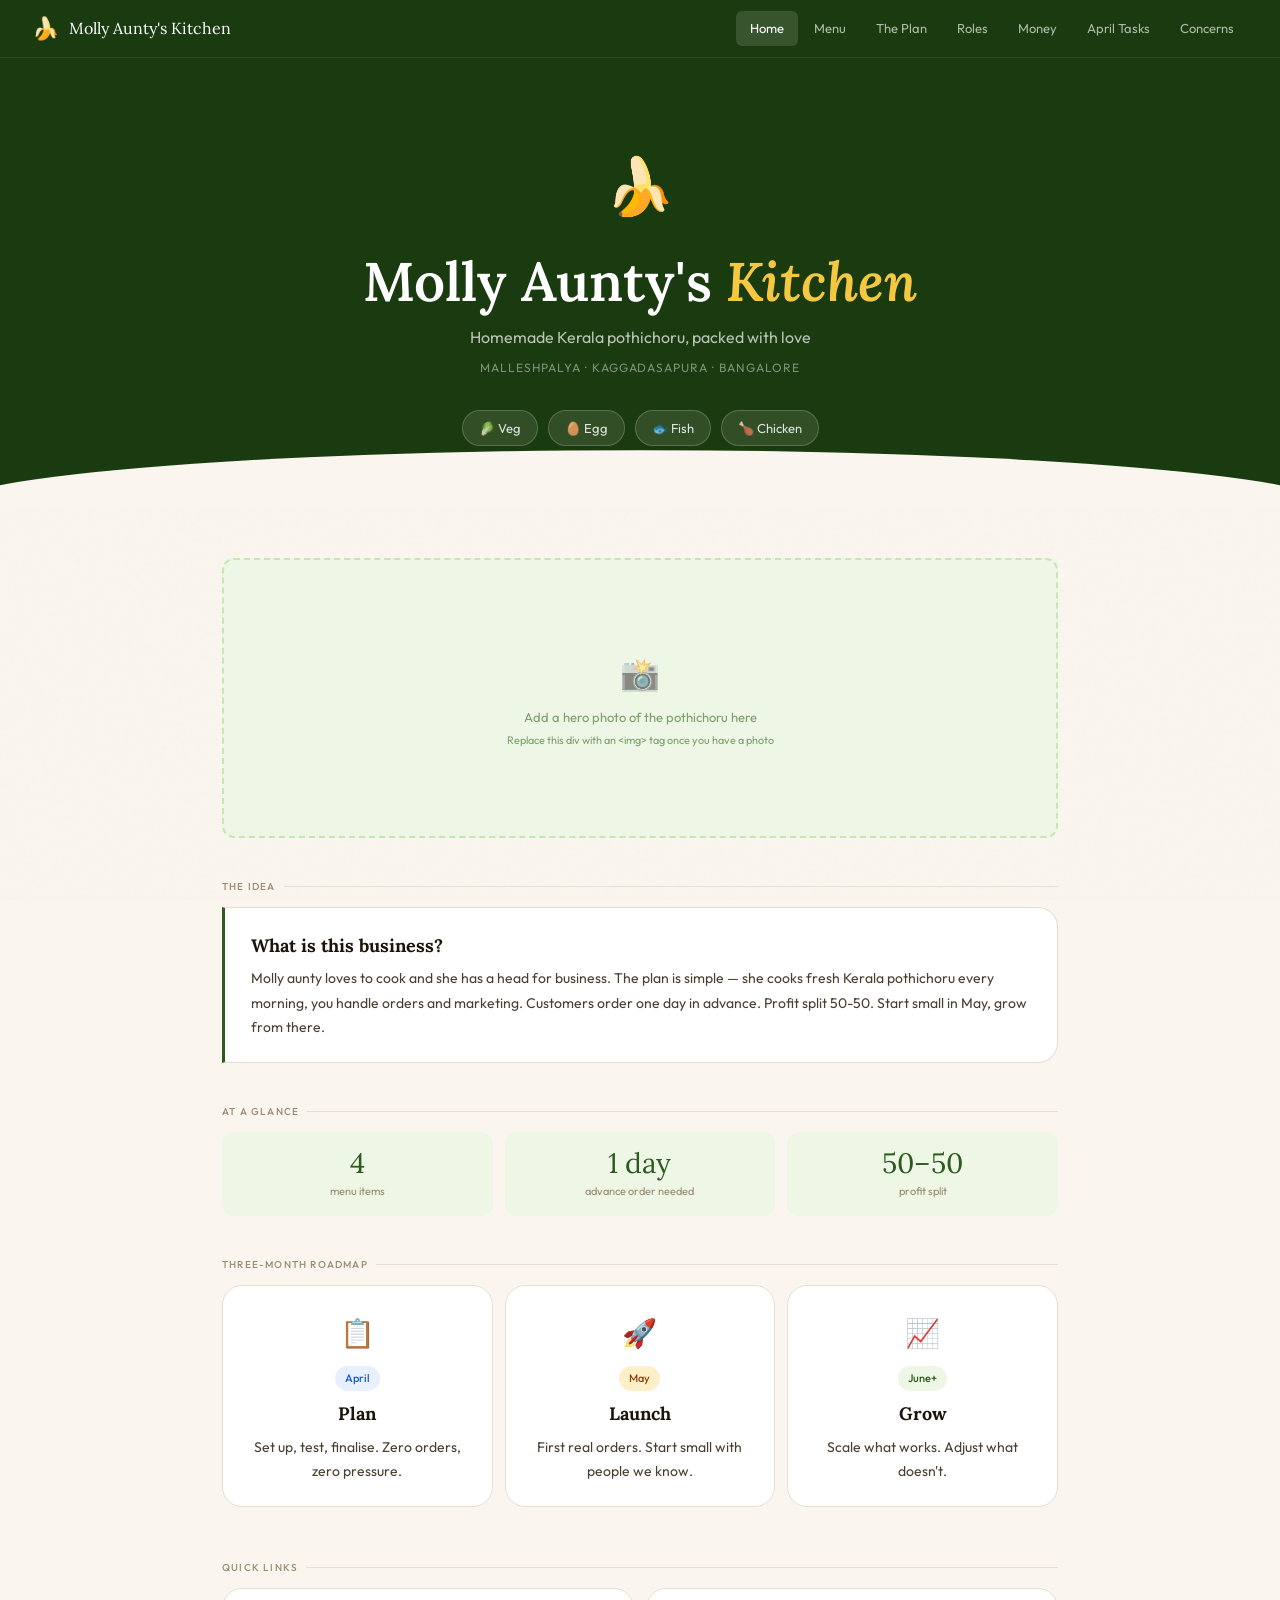
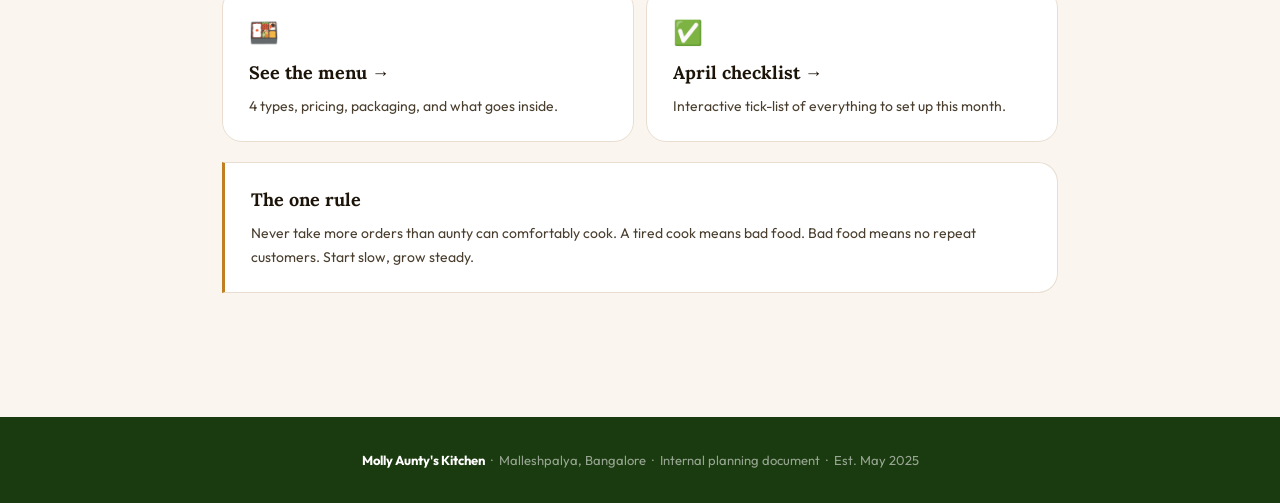
<file: index.html>
<!DOCTYPE html>
<html lang="en">
<head>
  <meta charset="UTF-8" />
  <meta name="viewport" content="width=device-width, initial-scale=1.0" />
  <title>Molly Aunty's Kitchen — Pothichoru from the Heart</title>
  <link rel="preconnect" href="https://fonts.googleapis.com">
  <link href="https://fonts.googleapis.com/css2?family=Lora:ital,wght@0,400;0,600;1,400&family=Outfit:wght@300;400;500&display=swap" rel="stylesheet">
  <style>
    :root {
      --g1: #1a3a0f;
      --g2: #2d5a1e;
      --g3: #4a7c35;
      --g4: #c8e6b0;
      --g5: #eef6e6;
      --a1: #8b4513;
      --a2: #c17f24;
      --a3: #f5c842;
      --a4: #fdf0c8;
      --cream: #faf6ef;
      --ink: #1c1409;
      --ink2: #4a3f2f;
      --ink3: #9a8a70;
      --white: #ffffff;
      --border: #e8ddd0;
      --r: 12px;
      --rl: 20px;
    }
    *, *::before, *::after { box-sizing: border-box; margin: 0; padding: 0; }
    html { scroll-behavior: smooth; }
    body {
      font-family: 'Outfit', sans-serif;
      background: var(--cream);
      color: var(--ink);
      font-size: 15px;
      line-height: 1.7;
      overflow-x: hidden;
    }

    /* ── NOISE TEXTURE OVERLAY ── */
    body::before {
      content: '';
      position: fixed;
      inset: 0;
      background-image: url("data:image/svg+xml,%3Csvg viewBox='0 0 256 256' xmlns='http://www.w3.org/2000/svg'%3E%3Cfilter id='noise'%3E%3CfeTurbulence type='fractalNoise' baseFrequency='0.9' numOctaves='4' stitchTiles='stitch'/%3E%3C/filter%3E%3Crect width='100%25' height='100%25' filter='url(%23noise)' opacity='0.03'/%3E%3C/svg%3E");
      pointer-events: none;
      z-index: 0;
    }

    /* ── NAV ── */
    nav {
      position: sticky; top: 0; z-index: 200;
      background: var(--g1);
      display: flex; align-items: center; justify-content: space-between;
      padding: 0 2rem; height: 58px;
      border-bottom: 1px solid rgba(255,255,255,0.08);
    }
    .nav-brand {
      font-family: 'Lora', serif;
      font-size: 16px; color: #fff;
      display: flex; align-items: center; gap: 10px;
      cursor: pointer;
    }
    .nav-brand .leaf { font-size: 22px; animation: sway 5s ease-in-out infinite; display: inline-block; }
    @keyframes sway { 0%,100%{transform:rotate(-6deg)} 50%{transform:rotate(6deg)} }
    .nav-pills { display: flex; gap: 2px; list-style: none; }
    .nav-pills li a {
      display: block; padding: 6px 14px; border-radius: 6px;
      color: rgba(255,255,255,0.65); font-size: 13px; font-weight: 400;
      transition: all .15s; cursor: pointer; text-decoration: none;
    }
    .nav-pills li a:hover,
    .nav-pills li a.active { color: #fff; background: rgba(255,255,255,0.13); }
    .hamburger { display: none; background: none; border: none; color: #fff; font-size: 24px; cursor: pointer; padding: 4px; }

    /* ── SECTIONS ── */
    section { display: none; }
    section.active { display: block; }

    /* ── HERO ── */
    .hero {
      background: var(--g1);
      padding: 5rem 2rem 4rem;
      text-align: center;
      position: relative;
      overflow: hidden;
    }
    .hero::after {
      content: '';
      position: absolute; bottom: 0; left: 0; right: 0; height: 60px;
      background: var(--cream);
      clip-path: ellipse(55% 100% at 50% 100%);
    }
    .hero-emoji { font-size: 56px; display: block; margin-bottom: 1rem; animation: sway 5s ease-in-out infinite; }
    .hero h1 {
      font-family: 'Lora', serif;
      font-size: clamp(2.2rem, 6vw, 3.4rem);
      color: #fff; font-weight: 600;
      line-height: 1.2; margin-bottom: .6rem;
    }
    .hero h1 em { font-style: italic; color: var(--a3); }
    .hero-sub { font-size: 16px; color: rgba(255,255,255,0.7); margin-bottom: .4rem; }
    .hero-loc { font-size: 12px; color: rgba(255,255,255,0.45); letter-spacing: .08em; text-transform: uppercase; }
    .hero-badges { display: flex; justify-content: center; gap: 10px; margin-top: 2rem; flex-wrap: wrap; }
    .hbadge {
      background: rgba(255,255,255,0.1);
      border: 1px solid rgba(255,255,255,0.2);
      color: rgba(255,255,255,0.85);
      padding: 6px 16px; border-radius: 30px; font-size: 13px;
    }

    /* ── PAGE WRAPPER ── */
    .page { max-width: 900px; margin: 0 auto; padding: 3rem 2rem 5rem; position: relative; z-index: 1; }
    .page-header { margin-bottom: 2.5rem; }
    .page-header h2 { font-family: 'Lora', serif; font-size: clamp(1.8rem,4vw,2.4rem); color: var(--ink); }
    .page-header p { font-size: 15px; color: var(--ink3); margin-top: .4rem; }

    /* ── SECTION LABEL ── */
    .slabel {
      font-size: 10px; font-weight: 500; letter-spacing: .12em;
      text-transform: uppercase; color: var(--ink3);
      margin: 2.5rem 0 .75rem;
      display: flex; align-items: center; gap: 8px;
    }
    .slabel::after { content: ''; flex: 1; height: 1px; background: var(--border); }

    /* ── CARDS ── */
    .card {
      background: var(--white); border: 1px solid var(--border);
      border-radius: var(--rl); padding: 1.4rem 1.6rem; margin-bottom: 12px;
    }
    .card h3 { font-family: 'Lora', serif; font-size: 18px; margin-bottom: 5px; color: var(--ink); }
    .card p { font-size: 14px; color: var(--ink2); line-height: 1.75; }
    .card-green { border-left: 3px solid var(--g2); border-radius: 0 var(--rl) var(--rl) 0; }
    .card-amber { border-left: 3px solid var(--a2); border-radius: 0 var(--rl) var(--rl) 0; }
    .card-red   { border-left: 3px solid #c0392b; border-radius: 0 var(--rl) var(--rl) 0; }

    /* ── IMAGE PLACEHOLDER ── */
    .img-ph {
      width: 100%; border-radius: var(--r);
      background: var(--g5);
      border: 2px dashed var(--g4);
      display: flex; flex-direction: column; align-items: center; justify-content: center;
      color: var(--g3); font-size: 13px; gap: 6px;
      position: relative; overflow: hidden;
    }
    .img-ph .ph-icon { font-size: 32px; opacity: .5; }
    .img-ph .ph-text { opacity: .7; text-align: center; padding: 0 1rem; }

    /* ── GRID ── */
    .g2 { display: grid; grid-template-columns: repeat(2,minmax(0,1fr)); gap: 12px; }
    .g3 { display: grid; grid-template-columns: repeat(3,minmax(0,1fr)); gap: 12px; }
    .g4 { display: grid; grid-template-columns: repeat(4,minmax(0,1fr)); gap: 12px; }

    /* ── STAT CARDS ── */
    .stat { background: var(--g5); border-radius: var(--r); padding: 1rem 1.2rem; text-align: center; }
    .stat .snum { font-family: 'Lora', serif; font-size: 28px; color: var(--g2); line-height: 1.1; }
    .stat .slbl { font-size: 11px; color: var(--ink3); margin-top: 3px; }

    /* ── BADGE ── */
    .badge {
      display: inline-block; font-size: 11px; font-weight: 500;
      padding: 3px 10px; border-radius: 20px; margin-bottom: 8px;
    }
    .bg { background: var(--g5); color: var(--g2); }
    .ba { background: var(--a4); color: var(--a1); }
    .bb { background: #e8f0fe; color: #1a56db; }
    .br { background: #fdecea; color: #c0392b; }
    .bk { background: #f0ece6; color: var(--ink3); }

    /* ── MENU ITEMS ── */
    .menu-grid { display: grid; grid-template-columns: repeat(2,minmax(0,1fr)); gap: 16px; }
    .menu-card {
      background: var(--white); border: 1px solid var(--border);
      border-radius: var(--rl); overflow: hidden;
      transition: transform .2s, box-shadow .2s; cursor: default;
    }
    .menu-card:hover { transform: translateY(-3px); box-shadow: 0 8px 24px rgba(0,0,0,.08); }
    .menu-img { height: 180px; }
    .menu-body { padding: 1.1rem 1.3rem; }
    .menu-body .mname { font-family: 'Lora', serif; font-size: 18px; color: var(--ink); }
    .menu-body .mdesc { font-size: 13px; color: var(--ink3); margin: 4px 0 10px; line-height: 1.5; }
    .menu-body .mprice { font-family: 'Lora', serif; font-size: 20px; color: var(--g2); font-weight: 600; }
    .menu-note { font-size: 11px; color: var(--ink3); margin-top: 4px; }

    /* ── TIMELINE ── */
    .tl { position: relative; padding-left: 28px; }
    .tl::before { content: ''; position: absolute; left: 5px; top: 8px; bottom: 8px; width: 1px; background: var(--border); }
    .tl-item { position: relative; margin-bottom: 2rem; }
    .tl-dot {
      position: absolute; left: -28px; top: 4px;
      width: 12px; height: 12px; border-radius: 50%;
      background: var(--g2); border: 2px solid var(--cream);
      box-shadow: 0 0 0 2px var(--g2);
    }
    .tl-dot.amber { background: var(--a2); box-shadow: 0 0 0 2px var(--a2); }
    .tl-dot.gray  { background: var(--ink3); box-shadow: 0 0 0 2px var(--ink3); }
    .tl-wk { font-size: 11px; color: var(--ink3); letter-spacing: .04em; margin-bottom: 3px; }
    .tl-item h4 { font-family: 'Lora', serif; font-size: 17px; color: var(--ink); margin-bottom: 4px; }
    .tl-item p  { font-size: 14px; color: var(--ink2); line-height: 1.7; }

    /* ── ROLE CARDS ── */
    .role-avatar {
      width: 48px; height: 48px; border-radius: 50%;
      display: flex; align-items: center; justify-content: center;
      font-weight: 500; font-size: 15px; flex-shrink: 0;
    }
    .av-g { background: var(--g5); color: var(--g2); }
    .av-b { background: #e8f0fe; color: #1a56db; }
    .role-list { list-style: none; background: var(--cream); border-radius: var(--r); padding: .8rem 1rem; margin-top: 12px; }
    .role-list li { font-size: 13px; color: var(--ink2); padding: 3px 0 3px 14px; position: relative; line-height: 1.6; }
    .role-list li::before { content: '–'; position: absolute; left: 0; color: var(--ink3); }

    /* ── SCHEDULE ── */
    .sched-row {
      display: grid; grid-template-columns: 110px 1fr;
      gap: 8px 16px; padding: 12px 0;
      border-bottom: 1px solid var(--border); font-size: 14px; align-items: start;
    }
    .sched-row:last-child { border-bottom: none; }
    .sched-time { color: var(--ink3); font-size: 13px; line-height: 1.5; }
    .sched-task { color: var(--ink2); line-height: 1.6; }

    /* ── MONEY ── */
    .money-row {
      display: flex; justify-content: space-between; align-items: center;
      padding: 9px 0; border-bottom: 1px solid var(--border); font-size: 14px;
    }
    .money-row:last-child { border-bottom: none; }
    .money-row .ml { color: var(--ink2); }
    .money-row .mr { font-weight: 500; color: var(--ink); }
    .money-row.total .ml { font-weight: 500; color: var(--ink); }
    .money-row.total .mr { color: var(--g2); font-size: 17px; font-family: 'Lora', serif; }

    /* ── CONCERN ── */
    .concern {
      display: flex; gap: 14px; align-items: flex-start;
      padding: 14px 0; border-bottom: 1px solid var(--border); font-size: 14px; color: var(--ink2); line-height: 1.7;
    }
    .concern:last-child { border-bottom: none; }
    .cdot { width: 9px; height: 9px; border-radius: 50%; flex-shrink: 0; margin-top: 5px; }
    .concern strong { font-weight: 500; color: var(--ink); display: block; margin-bottom: 2px; }
    .resolve { margin-top: 6px; font-size: 13px; color: var(--g2); background: var(--g5); border-radius: 8px; padding: 6px 10px; }

    /* ── INTERACTIVE PROFIT CALC ── */
    .calc-slider { width: 100%; margin: .5rem 0; accent-color: var(--g2); }
    .calc-result {
      background: var(--g5); border-radius: var(--r);
      padding: 1.2rem 1.4rem; margin-top: 1rem;
      display: grid; grid-template-columns: repeat(3,1fr); gap: 8px; text-align: center;
    }
    .cr-num { font-family: 'Lora', serif; font-size: 22px; color: var(--g2); }
    .cr-lbl { font-size: 11px; color: var(--ink3); margin-top: 2px; }

    /* ── CHECKLIST ── */
    .checklist { list-style: none; }
    .checklist li {
      display: flex; gap: 12px; align-items: flex-start;
      padding: 10px 0; border-bottom: 1px solid var(--border);
      font-size: 14px; color: var(--ink2); line-height: 1.6; cursor: pointer;
      transition: color .15s;
    }
    .checklist li:last-child { border-bottom: none; }
    .checklist li.done { color: var(--ink3); text-decoration: line-decoration; }
    .check-box {
      width: 18px; height: 18px; border-radius: 5px;
      border: 1.5px solid var(--border); flex-shrink: 0;
      display: flex; align-items: center; justify-content: center;
      transition: all .15s; background: var(--white); margin-top: 1px;
    }
    .checklist li.done .check-box { background: var(--g2); border-color: var(--g2); color: #fff; }
    .checklist li.done span { text-decoration: line-through; opacity: .6; }

    /* ── PROGRESS BAR ── */
    .progress-wrap { background: var(--border); border-radius: 4px; height: 6px; margin: 6px 0 14px; overflow: hidden; }
    .progress-bar  { height: 100%; background: var(--g2); border-radius: 4px; transition: width .4s; }

    /* ── PHOTO GALLERY ── */
    .gallery { display: grid; grid-template-columns: repeat(3,1fr); gap: 10px; margin-top: 1rem; }
    .gal-item { border-radius: var(--r); overflow: hidden; aspect-ratio: 1; }

    /* ── FOOTER ── */
    footer {
      background: var(--g1); color: rgba(255,255,255,.55);
      text-align: center; padding: 2rem; font-size: 13px; margin-top: 2rem;
    }
    footer strong { color: #fff; }

    /* ── FADE IN ── */
    .fade-in { animation: fadeUp .45s ease both; }
    @keyframes fadeUp { from { opacity:0; transform: translateY(14px); } to { opacity:1; transform: translateY(0); } }
    .fade-in:nth-child(2) { animation-delay: .06s; }
    .fade-in:nth-child(3) { animation-delay: .12s; }
    .fade-in:nth-child(4) { animation-delay: .18s; }

    /* ── RESPONSIVE ── */
    @media (max-width: 640px) {
      .nav-pills { display: none; flex-direction: column; position: absolute; top: 58px; left: 0; right: 0; background: var(--g1); padding: 1rem; gap: 2px; z-index: 300; }
      .nav-pills.open { display: flex; }
      .hamburger { display: block; }
      .g2, .g3, .g4, .menu-grid { grid-template-columns: 1fr; }
      .gallery { grid-template-columns: repeat(2,1fr); }
      .page { padding: 2rem 1.2rem 4rem; }
      .sched-row { grid-template-columns: 90px 1fr; }
      .calc-result { grid-template-columns: 1fr 1fr; }
    }
  </style>
</head>
<body>

<!-- NAV -->
<nav>
  <div class="nav-brand" onclick="showSection('home')">
    <span class="leaf">🍌</span> Molly Aunty's Kitchen
  </div>
  <button class="hamburger" id="ham">☰</button>
  <ul class="nav-pills" id="navpills">
    <li><a onclick="showSection('home')"     data-s="home">Home</a></li>
    <li><a onclick="showSection('menu')"     data-s="menu">Menu</a></li>
    <li><a onclick="showSection('plan')"     data-s="plan">The Plan</a></li>
    <li><a onclick="showSection('roles')"    data-s="roles">Roles</a></li>
    <li><a onclick="showSection('money')"    data-s="money">Money</a></li>
    <li><a onclick="showSection('april')"    data-s="april">April Tasks</a></li>
    <li><a onclick="showSection('concerns')" data-s="concerns">Concerns</a></li>
  </ul>
</nav>


<!-- ════════════ HOME ════════════ -->
<section id="home" class="active">
  <div class="hero">
    <span class="hero-emoji">🍌</span>
    <h1>Molly Aunty's <em>Kitchen</em></h1>
    <p class="hero-sub">Homemade Kerala pothichoru, packed with love</p>
    <p class="hero-loc">Malleshpalya · Kaggadasapura · Bangalore</p>
    <div class="hero-badges">
      <span class="hbadge">🥬 Veg</span>
      <span class="hbadge">🥚 Egg</span>
      <span class="hbadge">🐟 Fish</span>
      <span class="hbadge">🍗 Chicken</span>
    </div>
  </div>

  <div class="page">
    <!-- Hero image -->
    <div class="img-ph fade-in" style="height:280px;margin-bottom:2rem">
      <span class="ph-icon">📸</span>
      <span class="ph-text">Add a hero photo of the pothichoru here<br><small>Replace this div with an &lt;img&gt; tag once you have a photo</small></span>
    </div>

    <div class="slabel">The idea</div>
    <div class="card card-green fade-in">
      <h3>What is this business?</h3>
      <p>Molly aunty loves to cook and she has a head for business. The plan is simple — she cooks fresh Kerala pothichoru every morning, you handle orders and marketing. Customers order one day in advance. Profit split 50-50. Start small in May, grow from there.</p>
    </div>

    <div class="slabel">At a glance</div>
    <div class="g3 fade-in" style="margin-bottom:12px">
      <div class="stat"><div class="snum">4</div><div class="slbl">menu items</div></div>
      <div class="stat"><div class="snum">1 day</div><div class="slbl">advance order needed</div></div>
      <div class="stat"><div class="snum">50–50</div><div class="slbl">profit split</div></div>
    </div>

    <div class="slabel">Three-month roadmap</div>
    <div class="g3 fade-in">
      <div class="card" style="text-align:center;cursor:pointer" onclick="showSection('plan')">
        <div style="font-size:28px;margin-bottom:8px">📋</div>
        <span class="badge bb">April</span>
        <h3>Plan</h3>
        <p>Set up, test, finalise. Zero orders, zero pressure.</p>
      </div>
      <div class="card" style="text-align:center;cursor:pointer" onclick="showSection('plan')">
        <div style="font-size:28px;margin-bottom:8px">🚀</div>
        <span class="badge ba">May</span>
        <h3>Launch</h3>
        <p>First real orders. Start small with people we know.</p>
      </div>
      <div class="card" style="text-align:center;cursor:pointer" onclick="showSection('plan')">
        <div style="font-size:28px;margin-bottom:8px">📈</div>
        <span class="badge bg">June+</span>
        <h3>Grow</h3>
        <p>Scale what works. Adjust what doesn't.</p>
      </div>
    </div>

    <div class="slabel">Quick links</div>
    <div class="g2 fade-in">
      <div class="card" style="cursor:pointer;transition:border-color .2s" onclick="showSection('menu')" onmouseover="this.style.borderColor='var(--g2)'" onmouseout="this.style.borderColor='var(--border)'">
        <div style="font-size:24px;margin-bottom:6px">🍱</div>
        <h3>See the menu →</h3>
        <p>4 types, pricing, packaging, and what goes inside.</p>
      </div>
      <div class="card" style="cursor:pointer;transition:border-color .2s" onclick="showSection('april')" onmouseover="this.style.borderColor='var(--g2)'" onmouseout="this.style.borderColor='var(--border)'">
        <div style="font-size:24px;margin-bottom:6px">✅</div>
        <h3>April checklist →</h3>
        <p>Interactive tick-list of everything to set up this month.</p>
      </div>
    </div>

    <div class="card card-amber fade-in" style="margin-top:.5rem">
      <h3>The one rule</h3>
      <p>Never take more orders than aunty can comfortably cook. A tired cook means bad food. Bad food means no repeat customers. Start slow, grow steady.</p>
    </div>
  </div>
</section>


<!-- ════════════ MENU ════════════ -->
<section id="menu">
<div class="page">
  <div class="page-header">
    <h2>🍱 The Menu</h2>
    <p>Four types of pothichoru. All fresh, all made that morning.</p>
  </div>

  <div class="slabel">What is pothichoru?</div>
  <div class="card card-green" style="margin-bottom:2rem">
    <h3>Kerala's original packed lunch</h3>
    <p>Pothichoru is a traditional Kerala meal — rice, curries, pickle and sides — wrapped in banana leaf. The leaf subtly flavours the food and keeps it warm. It is comfort food, it is nostalgic, and there is nothing like it made fresh at home.</p>
  </div>

  <div class="slabel">Our four dishes</div>
  <div class="menu-grid">
    <div class="menu-card">
      <div class="img-ph menu-img"><span class="ph-icon">🥬</span><span class="ph-text">Add veg pothichoru photo</span></div>
      <div class="menu-body">
        <div class="mname">Veg Pothichoru</div>
        <div class="mdesc">Rice · sambar · avial or thoran · pickle · papad</div>
        <div class="mprice">₹80 – ₹100</div>
      </div>
    </div>
    <div class="menu-card">
      <div class="img-ph menu-img"><span class="ph-icon">🥚</span><span class="ph-text">Add egg pothichoru photo</span></div>
      <div class="menu-body">
        <div class="mname">Egg Pothichoru</div>
        <div class="mdesc">Rice · egg curry · thoran · pickle · papad</div>
        <div class="mprice">₹100 – ₹120</div>
      </div>
    </div>
    <div class="menu-card">
      <div class="img-ph menu-img"><span class="ph-icon">🐟</span><span class="ph-text">Add fish pothichoru photo</span></div>
      <div class="menu-body">
        <div class="mname">Fish Pothichoru</div>
        <div class="mdesc">Rice · fish curry · thoran · pickle · papad</div>
        <div class="mprice">₹130 – ₹160</div>
        <div class="menu-note">⚠ Nearby delivery only in summer</div>
      </div>
    </div>
    <div class="menu-card">
      <div class="img-ph menu-img"><span class="ph-icon">🍗</span><span class="ph-text">Add chicken pothichoru photo</span></div>
      <div class="menu-body">
        <div class="mname">Chicken Pothichoru</div>
        <div class="mdesc">Rice · chicken curry · thoran · pickle · papad</div>
        <div class="mprice">₹140 – ₹170</div>
      </div>
    </div>
  </div>
  <p style="font-size:12px;color:var(--ink3);margin-top:8px">* Final prices confirmed after the April test batch. Estimates only for now.</p>

  <div class="slabel">Packaging</div>
  <div class="g2">
    <div class="card">
      <span class="badge bg">Preferred</span>
      <h3>🍃 Banana leaf</h3>
      <p>Authentic, Instagram-worthy, subtly flavours the rice. Source from the local market each morning.</p>
    </div>
    <div class="card">
      <span class="badge ba">Backup</span>
      <h3>📦 Eco box</h3>
      <p>For when banana leaf is unavailable. Sturdy, leak-proof, cost included in order price.</p>
    </div>
  </div>

  <div class="slabel">Photo gallery — add your photos here</div>
  <div class="gallery">
    <div class="img-ph gal-item"><span class="ph-icon">📸</span></div>
    <div class="img-ph gal-item"><span class="ph-icon">📸</span></div>
    <div class="img-ph gal-item"><span class="ph-icon">📸</span></div>
    <div class="img-ph gal-item"><span class="ph-icon">📸</span></div>
    <div class="img-ph gal-item"><span class="ph-icon">📸</span></div>
    <div class="img-ph gal-item"><span class="ph-icon">📸</span></div>
  </div>
  <p style="font-size:12px;color:var(--ink3);margin-top:8px">Replace each placeholder div with <code>&lt;img src="assets/your-photo.jpg"&gt;</code></p>
</div>
</section>


<!-- ════════════ PLAN ════════════ -->
<section id="plan">
<div class="page">
  <div class="page-header">
    <h2>📋 The Plan</h2>
    <p>Week by week — what we do, when, and why.</p>
  </div>

  <div class="card card-green" style="margin-bottom:2rem">
    <h3>The golden rule for April</h3>
    <p>No orders in April. Not a single one. April is only for setting things up so that May feels easy. This is not laziness — this is being smart about it.</p>
  </div>

  <div class="slabel">April — Planning month</div>
  <div class="tl">
    <div class="tl-item">
      <div class="tl-dot"></div>
      <div class="tl-wk">Week 1 · April 1–7</div>
      <h4>Set up the basics</h4>
      <p>Create the Instagram page. Decide the business name together. Set up a WhatsApp business number for orders. No posting yet — just building the foundation quietly.</p>
    </div>
    <div class="tl-item">
      <div class="tl-dot"></div>
      <div class="tl-wk">Week 2 · April 8–14</div>
      <h4>Cook a test batch</h4>
      <p>Aunty cooks one full batch of all 4 types. Track every cost — rice, curry, fish, chicken, gas used, banana leaf. This gives the real number to price from. No guessing.</p>
    </div>
    <div class="tl-item">
      <div class="tl-dot"></div>
      <div class="tl-wk">Week 3 · April 15–21</div>
      <h4>Photos, content, and pricing</h4>
      <p>Take proper photos in good natural light. Film a short reel of the packing. Write captions. Finalise menu prices based on the test batch cost. Set up UPI for payments.</p>
    </div>
    <div class="tl-item">
      <div class="tl-dot amber"></div>
      <div class="tl-wk">Week 4 · April 22–30</div>
      <h4>Free trial with people we know</h4>
      <p>Give 3–5 pothichorus to neighbours or friends. Get honest feedback. Fix anything aunty wants to change. By April 30 we should feel confident and ready.</p>
    </div>
  </div>

  <div class="slabel">May — Soft launch</div>
  <div class="tl">
    <div class="tl-item">
      <div class="tl-dot amber"></div>
      <div class="tl-wk">Week 1 · May 1–7</div>
      <h4>First post, first real orders</h4>
      <p>Post the reel and photos on Instagram and WhatsApp status. Tell friends and family. Maximum 5 orders per day only. Deliver, learn, fix anything that felt awkward.</p>
    </div>
    <div class="tl-item">
      <div class="tl-dot amber"></div>
      <div class="tl-wk">Week 2 · May 8–14</div>
      <h4>Open to the local area</h4>
      <p>Post in Malleshpalya and Kaggadasapura Facebook groups. If Week 1 went well, increase to 8 orders per day. Ask first customers for a photo or WhatsApp review.</p>
    </div>
    <div class="tl-item">
      <div class="tl-dot amber"></div>
      <div class="tl-wk">Weeks 3–4 · May 15–31</div>
      <h4>Find the rhythm</h4>
      <p>Track which dish sells most. Which day gets most orders. Note any delivery or gas problems. All this data shapes June's plan. We learn in May. We improve in June.</p>
    </div>
  </div>

  <div class="slabel">June onward</div>
  <div class="card">
    <span class="badge bg">Flexible</span>
    <h3>Scale or adjust — based on what May taught us</h3>
    <p>If orders are healthy — slowly increase the daily cap. If a dish isn't selling — remove or reprice it. If a day is always slow — rest that day. There is no failure here, only learning.</p>
  </div>

  <div class="slabel">How orders work — every day</div>
  <div class="card card-amber">
    <h3>Order rule: 8 PM the night before</h3>
    <p>Customers must order by 8 PM the evening before. No exceptions. This gives aunty time to check stock, buy ingredients if needed, and cook fresh and properly the next morning. Late orders = next day.</p>
  </div>

  <div class="slabel">How delivery works</div>
  <div class="card">
    <div class="sched-row"><div class="sched-time">Delivery window</div><div class="sched-task">11:30 AM – 1:30 PM (lunchtime)</div></div>
    <div class="sched-row"><div class="sched-time">Platform</div><div class="sched-task">Rapido or Uber — whichever is cheaper that day</div></div>
    <div class="sched-row"><div class="sched-time">Delivery zone</div><div class="sched-task">Malleshpalya and Kaggadasapura only (to start)</div></div>
    <div class="sched-row"><div class="sched-time">Delivery fee</div><div class="sched-task">₹30–40 flat per order, added to the total</div></div>
    <div class="sched-row"><div class="sched-time">Payment</div><div class="sched-task">UPI only, collected in advance — no cash, no pay on delivery</div></div>
  </div>

  <div class="slabel">Marketing channels</div>
  <div class="g2">
    <div class="card"><span class="badge bg">Priority</span><h3>📸 Instagram</h3><p>Reels of the packing, food photos, daily stories. Use Bangalore food hashtags. Most powerful channel for this.</p></div>
    <div class="card"><span class="badge bg">Priority</span><h3>💬 WhatsApp</h3><p>Daily status update with the menu. Forward to housing society and office groups nearby. Free and direct.</p></div>
    <div class="card"><span class="badge ba">Secondary</span><h3>👥 Facebook</h3><p>Post in local Malleshpalya and Kaggadasapura groups. Reaches neighbours and the crowd that still uses Facebook.</p></div>
    <div class="card"><span class="badge ba">Secondary</span><h3>🗣 Word of mouth</h3><p>First 10 customers are everything. One happy customer tells five people. Consider a small referral discount.</p></div>
  </div>
</div>
</section>


<!-- ════════════ ROLES ════════════ -->
<section id="roles">
<div class="page">
  <div class="page-header">
    <h2>👥 Who Does What</h2>
    <p>Clear roles from day one. No overlap, no confusion.</p>
  </div>

  <div class="g2" style="margin-bottom:1.5rem">
    <div class="card">
      <div style="display:flex;align-items:center;gap:12px;margin-bottom:14px">
        <div class="role-avatar av-g">MT</div>
        <div>
          <h3 style="font-size:18px">Molly aunty</h3>
          <div style="font-size:12px;color:var(--ink3)">The cook — heart of this business</div>
        </div>
      </div>
      <ul class="role-list">
        <li>Cook all orders fresh every morning</li>
        <li>Decide what goes in each pothichoru</li>
        <li>Keep ingredients stocked and fresh</li>
        <li>Monitor and manage gas usage</li>
        <li>Maintain quality and taste every day</li>
        <li>Say clearly if any day she cannot cook</li>
        <li>Set the daily maximum order limit</li>
      </ul>
    </div>
    <div class="card">
      <div style="display:flex;align-items:center;gap:12px;margin-bottom:14px">
        <div class="role-avatar av-b">You</div>
        <div>
          <h3 style="font-size:18px">You</h3>
          <div style="font-size:12px;color:var(--ink3)">Marketing, orders, and operations</div>
        </div>
      </div>
      <ul class="role-list">
        <li>Run Instagram, WhatsApp, Facebook</li>
        <li>Collect and confirm orders by 8 PM nightly</li>
        <li>Tell aunty the exact order count each evening</li>
        <li>Collect UPI payment before every order</li>
        <li>Book Rapido / Uber each morning</li>
        <li>Track expenses and profit each week</li>
        <li>Handle all customer questions politely</li>
      </ul>
    </div>
  </div>

  <div class="slabel">Daily routine together</div>
  <div class="card" style="margin-bottom:1.5rem">
    <div class="sched-row"><div class="sched-time">By 8 PM<br><small style="color:var(--ink3)">(prev night)</small></div><div class="sched-task">You collect all orders from WhatsApp and Instagram DM. Confirm count with aunty. Collect UPI payment from every customer.</div></div>
    <div class="sched-row"><div class="sched-time">7–9 AM</div><div class="sched-task">Aunty starts cooking. You book Rapido or Uber based on delivery addresses.</div></div>
    <div class="sched-row"><div class="sched-time">10–11 AM</div><div class="sched-task">Aunty packs. You coordinate pickup time with delivery person.</div></div>
    <div class="sched-row"><div class="sched-time">11:30–1:30</div><div class="sched-task">Deliveries go out. You track each delivery and confirm receipt with customer.</div></div>
    <div class="sched-row"><div class="sched-time">Evening</div><div class="sched-task">Post one Instagram story. Check DMs for next day orders. Update expense log. Rest. Maximum 30–45 mins of work.</div></div>
  </div>

  <div class="card card-green">
    <h3>Aunty sets the limit. We respect it.</h3>
    <p>If she can comfortably cook 6 orders that day — the answer is 6 orders. Not 8 because there is demand. Not 10 because we want more money. Her kitchen, her pace, her call.</p>
  </div>
  <div class="card card-amber">
    <h3>If you are having a bad day</h3>
    <p>Post a "closed today, back tomorrow" story. One missed day will not break this business. Your wellbeing is not negotiable. This business exists to help you, not drain you.</p>
  </div>
</div>
</section>


<!-- ════════════ MONEY ════════════ -->
<section id="money">
<div class="page">
  <div class="page-header">
    <h2>💰 Money</h2>
    <p>How the money flows, how the profit is split, and what to track every week.</p>
  </div>

  <div class="card card-amber" style="margin-bottom:2rem">
    <h3>These are estimates</h3>
    <p>All numbers here are rough starting estimates. The April test batch gives us the real cost per portion. Update this page after that.</p>
  </div>

  <div class="slabel">Interactive profit calculator</div>
  <div class="card" style="margin-bottom:1.5rem">
    <h3>Adjust to see your daily profit</h3>
    <div style="margin-top:1rem">
      <div style="display:flex;justify-content:space-between;font-size:13px;color:var(--ink3)">
        <span>Orders per day</span><span id="orders-val" style="font-weight:500;color:var(--ink)">8</span>
      </div>
      <input type="range" class="calc-slider" id="orders-slider" min="3" max="20" value="8" step="1">

      <div style="display:flex;justify-content:space-between;font-size:13px;color:var(--ink3);margin-top:.5rem">
        <span>Average order value (₹)</span><span id="avg-val" style="font-weight:500;color:var(--ink)">₹120</span>
      </div>
      <input type="range" class="calc-slider" id="avg-slider" min="80" max="170" value="120" step="5">
    </div>
    <div class="calc-result">
      <div><div class="cr-num" id="gross">₹960</div><div class="cr-lbl">gross / day</div></div>
      <div><div class="cr-num" id="profit">₹430</div><div class="cr-lbl">est. profit / day</div></div>
      <div><div class="cr-num" id="share">₹215</div><div class="cr-lbl">your share / day</div></div>
    </div>
  </div>

  <div class="slabel">Daily cost breakdown (8 orders)</div>
  <div class="card" style="margin-bottom:1.5rem">
    <div class="money-row"><span class="ml">Ingredients (rice, curries, sides)</span><span class="mr">~₹400</span></div>
    <div class="money-row"><span class="ml">Gas share per day</span><span class="mr">~₹60</span></div>
    <div class="money-row"><span class="ml">Packaging (banana leaf or box)</span><span class="mr">~₹80</span></div>
    <div class="money-row"><span class="ml">Delivery platform fee</span><span class="mr">~₹0–40</span></div>
    <div class="money-row total"><span class="ml">Net profit per day</span><span class="mr">~₹420–460</span></div>
  </div>

  <div class="slabel">Profit split — 50-50</div>
  <div class="g2" style="margin-bottom:1.5rem">
    <div class="card">
      <div style="display:flex;align-items:center;gap:10px;margin-bottom:8px">
        <div class="role-avatar av-g" style="width:38px;height:38px;font-size:13px">MT</div>
        <div><h3 style="font-size:16px">Molly aunty</h3><div style="font-size:11px;color:var(--ink3)">For cooking and kitchen work</div></div>
      </div>
      <div style="font-family:'Lora',serif;font-size:30px;color:var(--g2)">~₹210</div>
      <div style="font-size:12px;color:var(--ink3);margin-top:2px">per day · ~₹4,600 / month</div>
    </div>
    <div class="card">
      <div style="display:flex;align-items:center;gap:10px;margin-bottom:8px">
        <div class="role-avatar av-b" style="width:38px;height:38px;font-size:13px">You</div>
        <div><h3 style="font-size:16px">You</h3><div style="font-size:11px;color:var(--ink3)">For marketing and operations</div></div>
      </div>
      <div style="font-family:'Lora',serif;font-size:30px;color:#1a56db">~₹210</div>
      <div style="font-size:12px;color:var(--ink3);margin-top:2px">per day · ~₹4,600 / month</div>
    </div>
  </div>

  <div class="slabel">What to track every week</div>
  <div class="card card-green">
    <p style="line-height:2.1;font-size:14px">
      <strong style="color:var(--ink)">Total orders taken</strong> — write it down every day<br>
      <strong style="color:var(--ink)">Total revenue collected</strong> — sum of all UPI payments<br>
      <strong style="color:var(--ink)">Ingredient spend</strong> — keep every receipt or note every purchase<br>
      <strong style="color:var(--ink)">Gas + packaging</strong> — estimate per cylinder used<br>
      <strong style="color:var(--g2)">Net profit = Revenue − all costs → split equally every Sunday</strong>
    </p>
  </div>

  <div class="slabel">Growth scenario</div>
  <div class="card">
    <div class="money-row"><span class="ml">5 orders / day (Week 1 of May)</span><span class="mr" style="color:var(--ink3)">~₹130 each / day</span></div>
    <div class="money-row"><span class="ml">8 orders / day (Week 2–3)</span><span class="mr">~₹210 each / day</span></div>
    <div class="money-row"><span class="ml">12 orders / day (if aunty is comfortable)</span><span class="mr" style="color:var(--g2)">~₹320 each / day</span></div>
    <div class="money-row total"><span class="ml">15 orders / day (future goal)</span><span class="mr">~₹400 each / day</span></div>
  </div>
  <p style="font-size:12px;color:var(--ink3);margin-top:6px">* Only increase orders when aunty says she is ready. Never push for more.</p>
</div>
</section>


<!-- ════════════ APRIL CHECKLIST ════════════ -->
<section id="april">
<div class="page">
  <div class="page-header">
    <h2>✅ April Checklist</h2>
    <p>Everything to set up before May. Tick each one off as you go.</p>
  </div>

  <div class="card card-green" style="margin-bottom:1.5rem">
    <h3>How to use this</h3>
    <p>Click any item to mark it done. Progress bar shows how far along you are. Take it one task at a time — no rush. All of April is yours to do this calmly.</p>
  </div>

  <div style="display:flex;justify-content:space-between;font-size:13px;color:var(--ink3);margin-bottom:4px">
    <span>Progress</span><span id="prog-txt">0 of 16 done</span>
  </div>
  <div class="progress-wrap"><div class="progress-bar" id="prog-bar" style="width:0%"></div></div>

  <div class="slabel">Week 1 — Digital setup</div>
  <ul class="checklist" id="checklist">
    <li onclick="toggleCheck(this)"><div class="check-box"></div><span>Create Instagram page with name, bio, and profile photo</span></li>
    <li onclick="toggleCheck(this)"><div class="check-box"></div><span>Set up WhatsApp Business number for order collection</span></li>
    <li onclick="toggleCheck(this)"><div class="check-box"></div><span>Decide the final business name with aunty</span></li>
    <li onclick="toggleCheck(this)"><div class="check-box"></div><span>Set up UPI (Google Pay or PhonePe) for receiving payments</span></li>

    <div class="slabel" style="margin-top:1.5rem">Week 2 — Test batch</div>
    <li onclick="toggleCheck(this)"><div class="check-box"></div><span>Cook one full test batch of all 4 types</span></li>
    <li onclick="toggleCheck(this)"><div class="check-box"></div><span>Track exact cost of ingredients used</span></li>
    <li onclick="toggleCheck(this)"><div class="check-box"></div><span>Track gas used for the batch</span></li>
    <li onclick="toggleCheck(this)"><div class="check-box"></div><span>Calculate cost per portion for each type</span></li>

    <div class="slabel" style="margin-top:1.5rem">Week 3 — Content and pricing</div>
    <li onclick="toggleCheck(this)"><div class="check-box"></div><span>Take good photos of all 4 types in natural light</span></li>
    <li onclick="toggleCheck(this)"><div class="check-box"></div><span>Film a short reel of the packing process</span></li>
    <li onclick="toggleCheck(this)"><div class="check-box"></div><span>Write Instagram bio and first caption</span></li>
    <li onclick="toggleCheck(this)"><div class="check-box"></div><span>Finalise menu prices with aunty based on test batch cost</span></li>

    <div class="slabel" style="margin-top:1.5rem">Week 4 — Trial run</div>
    <li onclick="toggleCheck(this)"><div class="check-box"></div><span>Give free trial to 3–5 neighbours or friends</span></li>
    <li onclick="toggleCheck(this)"><div class="check-box"></div><span>Collect honest feedback on taste, quantity, and packaging</span></li>
    <li onclick="toggleCheck(this)"><div class="check-box"></div><span>Source banana leaves from local market and check cost</span></li>
    <li onclick="toggleCheck(this)"><div class="check-box"></div><span>Confirm backup gas cylinder is at home before May starts</span></li>
  </ul>
</div>
</section>


<!-- ════════════ CONCERNS ════════════ -->
<section id="concerns">
<div class="page">
  <div class="page-header">
    <h2>⚠️ Concerns</h2>
    <p>Things that could go wrong — and exactly how we handle each one.</p>
  </div>

  <div class="card card-green" style="margin-bottom:2rem">
    <h3>Thinking ahead is not being negative</h3>
    <p>Knowing about a problem before it happens means we are not surprised by it. Every concern here has a plan. None of these should stop us from starting.</p>
  </div>

  <div class="slabel">High priority</div>
  <div class="card">
    <div class="concern">
      <div class="cdot" style="background:#c0392b"></div>
      <div>
        <strong>Gas shortage in Bangalore</strong>
        This is real and ongoing. Our whole business depends on cooking. No gas = no food.
        <div class="resolve">✅ Always keep one backup cylinder at home. Never start cooking if gas is uncertain that morning. Take a day off rather than risk bad food. Post a "closed today" story — customers will understand.</div>
      </div>
    </div>
    <div class="concern">
      <div class="cdot" style="background:#c0392b"></div>
      <div>
        <strong>Overcommitting orders</strong>
        Saying yes to 15 orders when aunty is comfortable with 8 means tired cooking and worse food.
        <div class="resolve">✅ Aunty sets the daily cap. Post "sold out for today" when reached. This actually creates a sense of demand — scarcity is good for the brand.</div>
      </div>
    </div>
  </div>

  <div class="slabel">Medium priority</div>
  <div class="card">
    <div class="concern">
      <div class="cdot" style="background:var(--a2)"></div>
      <div>
        <strong>Bangalore heat in May</strong>
        May is very hot. Fish spoils faster. Long deliveries in the afternoon heat are risky.
        <div class="resolve">✅ Deliver within 2 hours of packing. Fish orders only for customers within 15–20 min delivery. Deliver before 1:30 PM before the heat peaks.</div>
      </div>
    </div>
    <div class="concern">
      <div class="cdot" style="background:var(--a2)"></div>
      <div>
        <strong>Delivery cost eating into profit</strong>
        Multiple small deliveries in different directions add up quickly.
        <div class="resolve">✅ Charge a flat ₹30–40 delivery fee per order. Keep zone tight — Malleshpalya and Kaggadasapura only. Batch nearby orders into one delivery where possible.</div>
      </div>
    </div>
    <div class="concern">
      <div class="cdot" style="background:var(--a2)"></div>
      <div>
        <strong>Ingredient prices changing</strong>
        Fish prices especially can shift week to week.
        <div class="resolve">✅ Review prices every 2–3 weeks. Build a buffer into fish pricing. If costs spike — update the menu and announce it honestly on Instagram. Customers respect transparency.</div>
      </div>
    </div>
  </div>

  <div class="slabel">Worth knowing about</div>
  <div class="card">
    <div class="concern">
      <div class="cdot" style="background:var(--ink3)"></div>
      <div>
        <strong>Slow order days at the start</strong>
        The first two weeks will likely be slow. That is completely normal.
        <div class="resolve">✅ The goal of Week 1 is not profit — it is learning the process and getting the first few happy customers who will then tell others. Keep posting consistently.</div>
      </div>
    </div>
    <div class="concern">
      <div class="cdot" style="background:var(--ink3)"></div>
      <div>
        <strong>A customer complains</strong>
        It will happen at some point. Even the best cooks get complaints.
        <div class="resolve">✅ Respond calmly. Ask what was wrong. If valid — offer a replacement. Do not argue. One handled complaint can turn a critic into a loyal customer.</div>
      </div>
    </div>
    <div class="concern">
      <div class="cdot" style="background:var(--ink3)"></div>
      <div>
        <strong>Your energy and mental health</strong>
        This should help, not hurt. Marketing is 30–45 minutes max per day.
        <div class="resolve">✅ If a day is hard — put up a "closed today" story. The business will be there tomorrow. Your wellbeing comes before every single order.</div>
      </div>
    </div>
  </div>

  <div class="card card-green" style="margin-top:1rem">
    <h3>The bottom line</h3>
    <p>None of these are dealbreakers. They are just things to keep an eye on. The fact that we have thought about them puts us ahead of most small businesses that start without any planning at all.</p>
  </div>
</div>
</section>


<footer>
  <strong>Molly Aunty's Kitchen</strong> &nbsp;·&nbsp; Malleshpalya, Bangalore &nbsp;·&nbsp; Internal planning document &nbsp;·&nbsp; Est. May 2025
</footer>

<script>
  // ── NAVIGATION ──
  function showSection(id) {
    document.querySelectorAll('section').forEach(s => s.classList.remove('active'));
    document.getElementById(id).classList.add('active');
    document.querySelectorAll('.nav-pills a').forEach(a => {
      a.classList.toggle('active', a.dataset.s === id);
    });
    document.getElementById('navpills').classList.remove('open');
    window.scrollTo({ top: 0, behavior: 'smooth' });
  }

  // ── HAMBURGER ──
  document.getElementById('ham').addEventListener('click', function(e) {
    e.stopPropagation();
    document.getElementById('navpills').classList.toggle('open');
  });
  document.addEventListener('click', () => document.getElementById('navpills').classList.remove('open'));

  // ── PROFIT CALCULATOR ──
  const oSlider = document.getElementById('orders-slider');
  const aSlider = document.getElementById('avg-slider');
  function calcProfit() {
    const orders = parseInt(oSlider.value);
    const avg    = parseInt(aSlider.value);
    const gross  = orders * avg;
    const costs  = Math.round(orders * (50 + 10 + avg * 0.42));
    const profit = Math.max(0, gross - costs);
    const share  = Math.round(profit / 2);
    document.getElementById('orders-val').textContent = orders;
    document.getElementById('avg-val').textContent    = '₹' + avg;
    document.getElementById('gross').textContent      = '₹' + gross;
    document.getElementById('profit').textContent     = '₹' + profit;
    document.getElementById('share').textContent      = '₹' + share;
  }
  oSlider.addEventListener('input', calcProfit);
  aSlider.addEventListener('input', calcProfit);

  // ── CHECKLIST ──
  function toggleCheck(li) {
    li.classList.toggle('done');
    if (li.classList.contains('done')) {
      li.querySelector('.check-box').textContent = '✓';
    } else {
      li.querySelector('.check-box').textContent = '';
    }
    updateProgress();
  }
  function updateProgress() {
    const items = document.querySelectorAll('#checklist li');
    const done  = document.querySelectorAll('#checklist li.done').length;
    const pct   = Math.round((done / items.length) * 100);
    document.getElementById('prog-bar').style.width = pct + '%';
    document.getElementById('prog-txt').textContent = done + ' of ' + items.length + ' done';
  }

  // ── SET ACTIVE NAV ON LOAD ──
  document.querySelector('[data-s="home"]').classList.add('active');
</script>
</body>
</html>
</file>
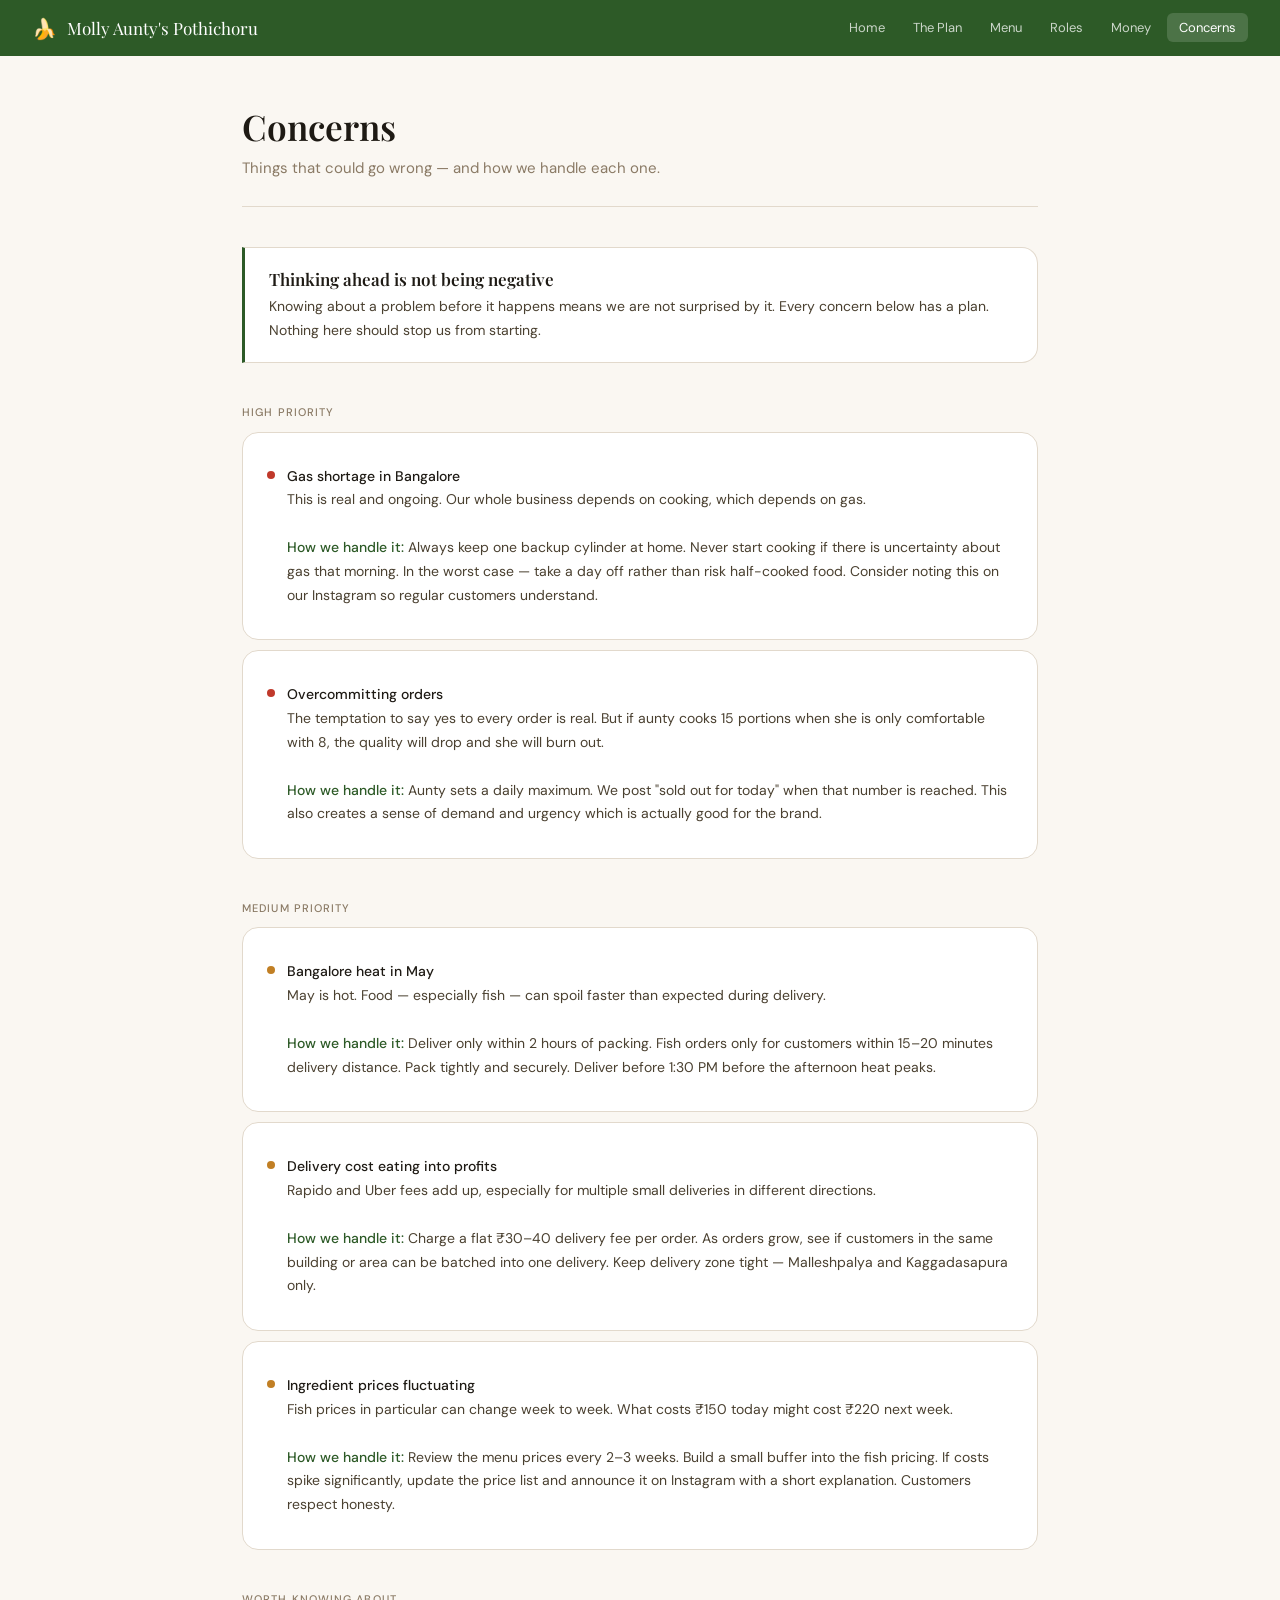
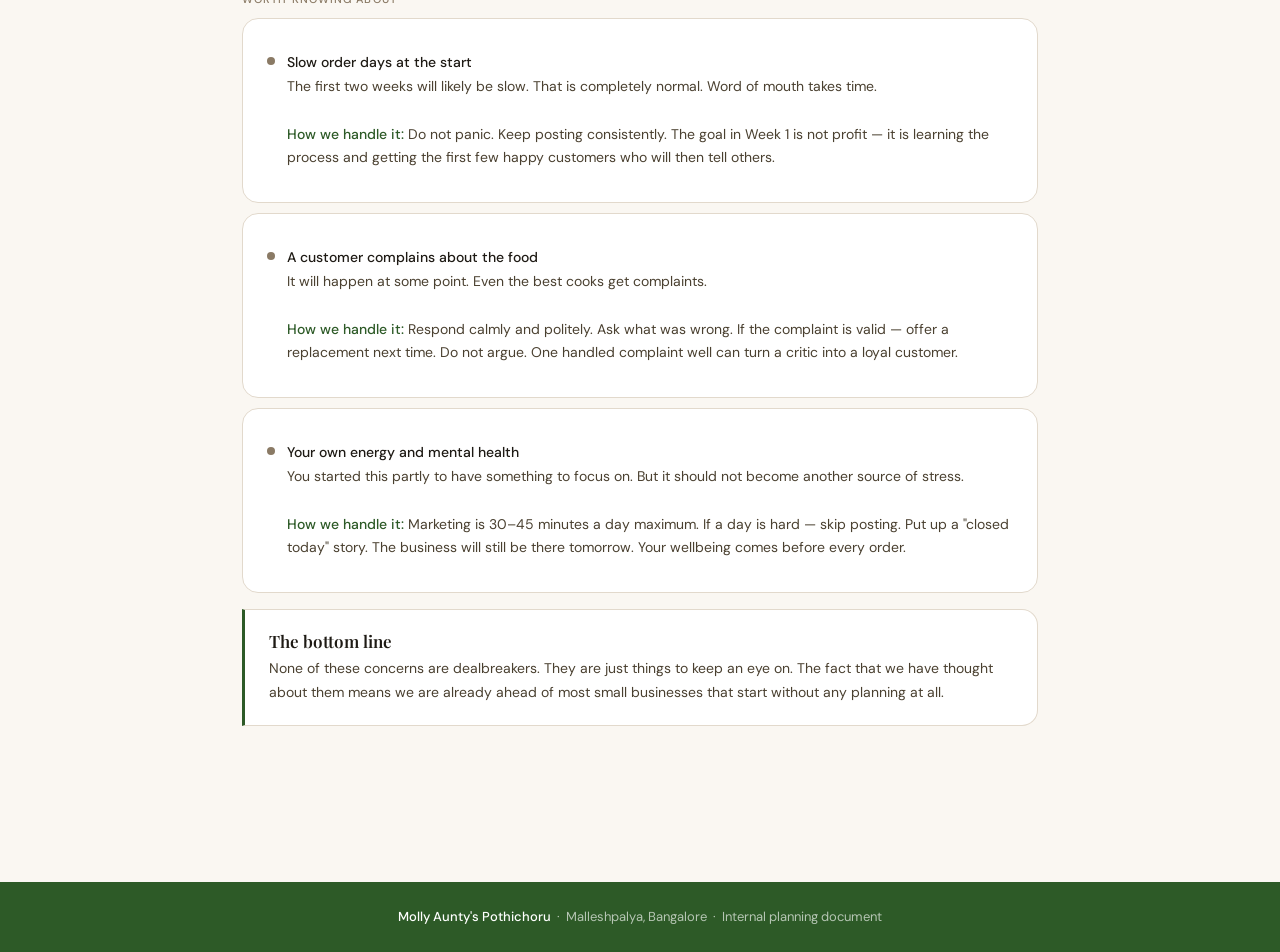
<file: concerns.html>
<!DOCTYPE html>
<html lang="en">
<head>
  <meta charset="UTF-8" />
  <meta name="viewport" content="width=device-width, initial-scale=1.0" />
  <title>Concerns · Molly Aunty's Pothichoru</title>
  <link rel="stylesheet" href="style.css" />
</head>
<body data-page="concerns">

  <nav>
    <div class="nav-brand"><span>🍌</span> Molly Aunty's Pothichoru</div>
    <button class="nav-toggle" id="nav-toggle">☰</button>
    <ul class="nav-links">
      <li><a href="index.html"     data-page="home">Home</a></li>
      <li><a href="plan.html"      data-page="plan">The Plan</a></li>
      <li><a href="menu.html"      data-page="menu">Menu</a></li>
      <li><a href="roles.html"     data-page="roles">Roles</a></li>
      <li><a href="money.html"     data-page="money">Money</a></li>
      <li><a href="concerns.html"  data-page="concerns">Concerns</a></li>
    </ul>
  </nav>

  <div class="page">

    <div class="page-header">
      <h1>Concerns</h1>
      <p>Things that could go wrong — and how we handle each one.</p>
    </div>

    <div class="card card-accent" style="margin-bottom:2rem">
      <h3>Thinking ahead is not being negative</h3>
      <p>Knowing about a problem before it happens means we are not surprised by it. Every concern below has a plan. Nothing here should stop us from starting.</p>
    </div>

    <!-- HIGH PRIORITY -->
    <div class="section-label">High priority</div>

    <div class="card" style="margin-bottom:10px">
      <div class="concern-item">
        <div class="concern-dot" style="background:var(--red)"></div>
        <div>
          <strong>Gas shortage in Bangalore</strong><br>
          This is real and ongoing. Our whole business depends on cooking, which depends on gas.
          <br><br>
          <strong style="color:var(--green)">How we handle it:</strong> Always keep one backup cylinder at home. Never start cooking if there is uncertainty about gas that morning. In the worst case — take a day off rather than risk half-cooked food. Consider noting this on our Instagram so regular customers understand.
        </div>
      </div>
    </div>

    <div class="card" style="margin-bottom:10px">
      <div class="concern-item">
        <div class="concern-dot" style="background:var(--red)"></div>
        <div>
          <strong>Overcommitting orders</strong><br>
          The temptation to say yes to every order is real. But if aunty cooks 15 portions when she is only comfortable with 8, the quality will drop and she will burn out.
          <br><br>
          <strong style="color:var(--green)">How we handle it:</strong> Aunty sets a daily maximum. We post "sold out for today" when that number is reached. This also creates a sense of demand and urgency which is actually good for the brand.
        </div>
      </div>
    </div>

    <!-- MEDIUM PRIORITY -->
    <div class="section-label">Medium priority</div>

    <div class="card" style="margin-bottom:10px">
      <div class="concern-item">
        <div class="concern-dot" style="background:var(--amber)"></div>
        <div>
          <strong>Bangalore heat in May</strong><br>
          May is hot. Food — especially fish — can spoil faster than expected during delivery.
          <br><br>
          <strong style="color:var(--green)">How we handle it:</strong> Deliver only within 2 hours of packing. Fish orders only for customers within 15–20 minutes delivery distance. Pack tightly and securely. Deliver before 1:30 PM before the afternoon heat peaks.
        </div>
      </div>
    </div>

    <div class="card" style="margin-bottom:10px">
      <div class="concern-item">
        <div class="concern-dot" style="background:var(--amber)"></div>
        <div>
          <strong>Delivery cost eating into profits</strong><br>
          Rapido and Uber fees add up, especially for multiple small deliveries in different directions.
          <br><br>
          <strong style="color:var(--green)">How we handle it:</strong> Charge a flat ₹30–40 delivery fee per order. As orders grow, see if customers in the same building or area can be batched into one delivery. Keep delivery zone tight — Malleshpalya and Kaggadasapura only.
        </div>
      </div>
    </div>

    <div class="card" style="margin-bottom:10px">
      <div class="concern-item">
        <div class="concern-dot" style="background:var(--amber)"></div>
        <div>
          <strong>Ingredient prices fluctuating</strong><br>
          Fish prices in particular can change week to week. What costs ₹150 today might cost ₹220 next week.
          <br><br>
          <strong style="color:var(--green)">How we handle it:</strong> Review the menu prices every 2–3 weeks. Build a small buffer into the fish pricing. If costs spike significantly, update the price list and announce it on Instagram with a short explanation. Customers respect honesty.
        </div>
      </div>
    </div>

    <!-- LOW PRIORITY -->
    <div class="section-label">Worth knowing about</div>

    <div class="card" style="margin-bottom:10px">
      <div class="concern-item">
        <div class="concern-dot" style="background:var(--ink-3)"></div>
        <div>
          <strong>Slow order days at the start</strong><br>
          The first two weeks will likely be slow. That is completely normal. Word of mouth takes time.
          <br><br>
          <strong style="color:var(--green)">How we handle it:</strong> Do not panic. Keep posting consistently. The goal in Week 1 is not profit — it is learning the process and getting the first few happy customers who will then tell others.
        </div>
      </div>
    </div>

    <div class="card" style="margin-bottom:10px">
      <div class="concern-item">
        <div class="concern-dot" style="background:var(--ink-3)"></div>
        <div>
          <strong>A customer complains about the food</strong><br>
          It will happen at some point. Even the best cooks get complaints.
          <br><br>
          <strong style="color:var(--green)">How we handle it:</strong> Respond calmly and politely. Ask what was wrong. If the complaint is valid — offer a replacement next time. Do not argue. One handled complaint well can turn a critic into a loyal customer.
        </div>
      </div>
    </div>

    <div class="card" style="margin-bottom:10px">
      <div class="concern-item">
        <div class="concern-dot" style="background:var(--ink-3)"></div>
        <div>
          <strong>Your own energy and mental health</strong><br>
          You started this partly to have something to focus on. But it should not become another source of stress.
          <br><br>
          <strong style="color:var(--green)">How we handle it:</strong> Marketing is 30–45 minutes a day maximum. If a day is hard — skip posting. Put up a "closed today" story. The business will still be there tomorrow. Your wellbeing comes before every order.
        </div>
      </div>
    </div>

    <div class="card card-accent" style="margin-top:1rem">
      <h3>The bottom line</h3>
      <p>None of these concerns are dealbreakers. They are just things to keep an eye on. The fact that we have thought about them means we are already ahead of most small businesses that start without any planning at all.</p>
    </div>

  </div>

  <footer>
    <strong>Molly Aunty's Pothichoru</strong> &nbsp;·&nbsp; Malleshpalya, Bangalore &nbsp;·&nbsp; Internal planning document
  </footer>

  <script src="nav.js"></script>
</body>
</html>
</file>
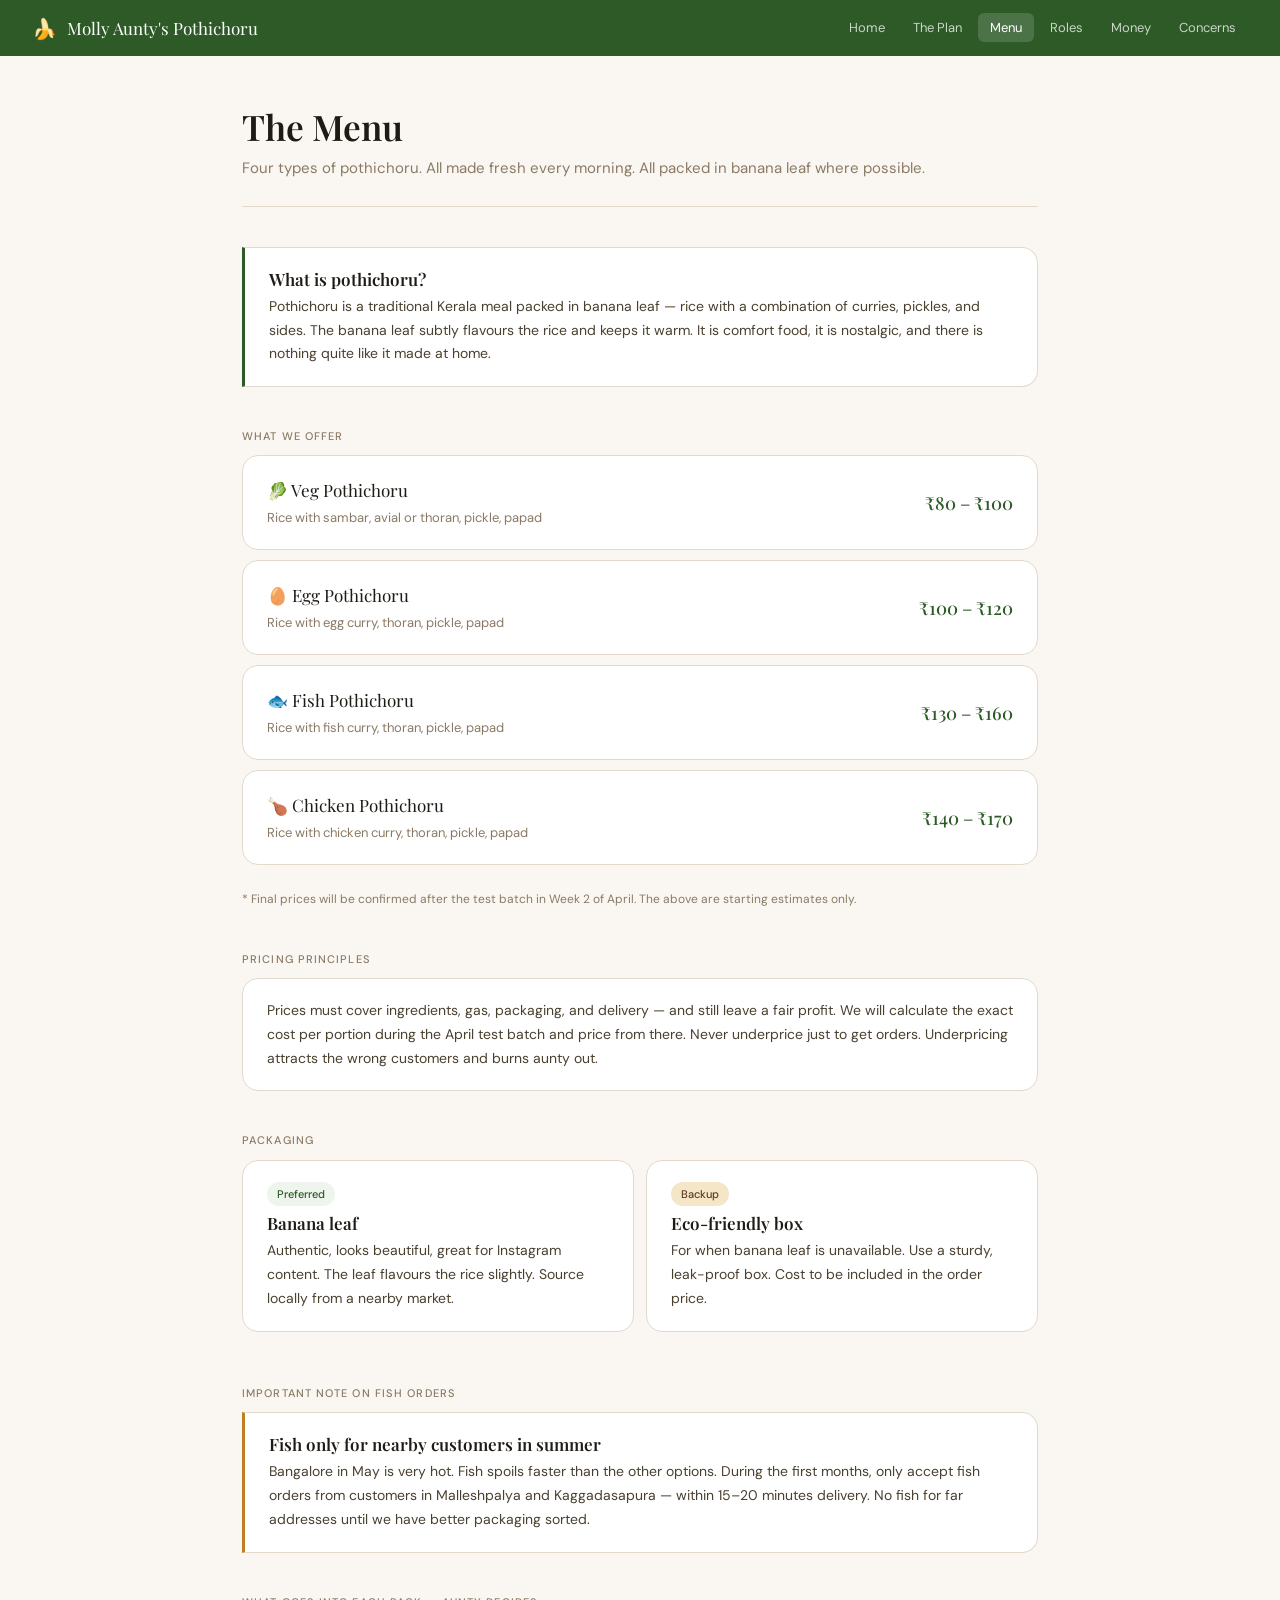
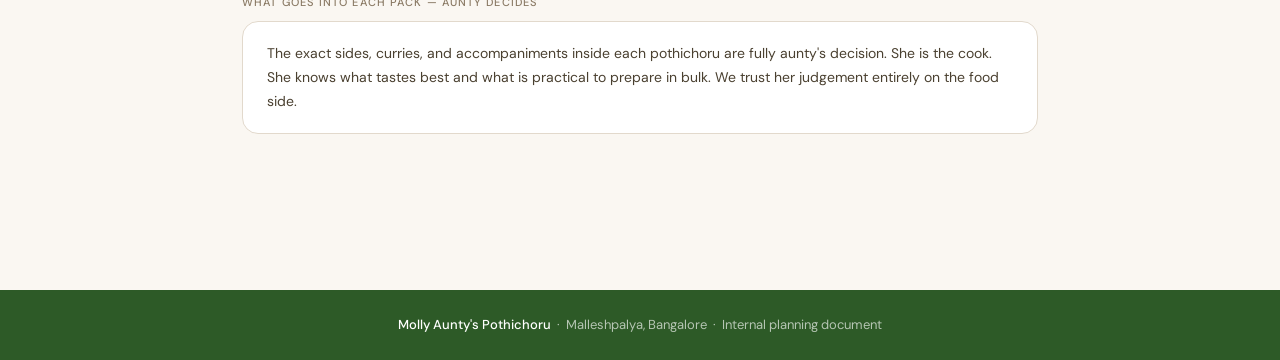
<file: menu.html>
<!DOCTYPE html>
<html lang="en">
<head>
  <meta charset="UTF-8" />
  <meta name="viewport" content="width=device-width, initial-scale=1.0" />
  <title>Menu · Molly Aunty's Pothichoru</title>
  <link rel="stylesheet" href="style.css" />
</head>
<body data-page="menu">

  <nav>
    <div class="nav-brand"><span>🍌</span> Molly Aunty's Pothichoru</div>
    <button class="nav-toggle" id="nav-toggle">☰</button>
    <ul class="nav-links">
      <li><a href="index.html"     data-page="home">Home</a></li>
      <li><a href="plan.html"      data-page="plan">The Plan</a></li>
      <li><a href="menu.html"      data-page="menu">Menu</a></li>
      <li><a href="roles.html"     data-page="roles">Roles</a></li>
      <li><a href="money.html"     data-page="money">Money</a></li>
      <li><a href="concerns.html"  data-page="concerns">Concerns</a></li>
    </ul>
  </nav>

  <div class="page">

    <div class="page-header">
      <h1>The Menu</h1>
      <p>Four types of pothichoru. All made fresh every morning. All packed in banana leaf where possible.</p>
    </div>

    <div class="card card-accent" style="margin-bottom:2rem">
      <h3>What is pothichoru?</h3>
      <p>Pothichoru is a traditional Kerala meal packed in banana leaf — rice with a combination of curries, pickles, and sides. The banana leaf subtly flavours the rice and keeps it warm. It is comfort food, it is nostalgic, and there is nothing quite like it made at home.</p>
    </div>

    <div class="section-label">What we offer</div>

    <div class="menu-item" style="margin-bottom:10px">
      <div>
        <div class="name">🥬 Veg Pothichoru</div>
        <div class="desc">Rice with sambar, avial or thoran, pickle, papad</div>
      </div>
      <div class="price">₹80 – ₹100</div>
    </div>

    <div class="menu-item" style="margin-bottom:10px">
      <div>
        <div class="name">🥚 Egg Pothichoru</div>
        <div class="desc">Rice with egg curry, thoran, pickle, papad</div>
      </div>
      <div class="price">₹100 – ₹120</div>
    </div>

    <div class="menu-item" style="margin-bottom:10px">
      <div>
        <div class="name">🐟 Fish Pothichoru</div>
        <div class="desc">Rice with fish curry, thoran, pickle, papad</div>
      </div>
      <div class="price">₹130 – ₹160</div>
    </div>

    <div class="menu-item" style="margin-bottom:1.5rem">
      <div>
        <div class="name">🍗 Chicken Pothichoru</div>
        <div class="desc">Rice with chicken curry, thoran, pickle, papad</div>
      </div>
      <div class="price">₹140 – ₹170</div>
    </div>

    <p style="font-size:12px;color:var(--ink-3);margin-bottom:2rem">* Final prices will be confirmed after the test batch in Week 2 of April. The above are starting estimates only.</p>

    <div class="section-label">Pricing principles</div>
    <div class="card">
      <p>Prices must cover ingredients, gas, packaging, and delivery — and still leave a fair profit. We will calculate the exact cost per portion during the April test batch and price from there. Never underprice just to get orders. Underpricing attracts the wrong customers and burns aunty out.</p>
    </div>

    <div class="section-label">Packaging</div>
    <div class="grid-2">
      <div class="card">
        <span class="badge badge-green">Preferred</span>
        <h3>Banana leaf</h3>
        <p>Authentic, looks beautiful, great for Instagram content. The leaf flavours the rice slightly. Source locally from a nearby market.</p>
      </div>
      <div class="card">
        <span class="badge badge-amber">Backup</span>
        <h3>Eco-friendly box</h3>
        <p>For when banana leaf is unavailable. Use a sturdy, leak-proof box. Cost to be included in the order price.</p>
      </div>
    </div>

    <div class="section-label">Important note on fish orders</div>
    <div class="card card-warn">
      <h3>Fish only for nearby customers in summer</h3>
      <p>Bangalore in May is very hot. Fish spoils faster than the other options. During the first months, only accept fish orders from customers in Malleshpalya and Kaggadasapura — within 15–20 minutes delivery. No fish for far addresses until we have better packaging sorted.</p>
    </div>

    <div class="section-label">What goes into each pack — aunty decides</div>
    <div class="card">
      <p>The exact sides, curries, and accompaniments inside each pothichoru are fully aunty's decision. She is the cook. She knows what tastes best and what is practical to prepare in bulk. We trust her judgement entirely on the food side.</p>
    </div>

  </div>

  <footer>
    <strong>Molly Aunty's Pothichoru</strong> &nbsp;·&nbsp; Malleshpalya, Bangalore &nbsp;·&nbsp; Internal planning document
  </footer>

  <script src="nav.js"></script>
</body>
</html>
</file>
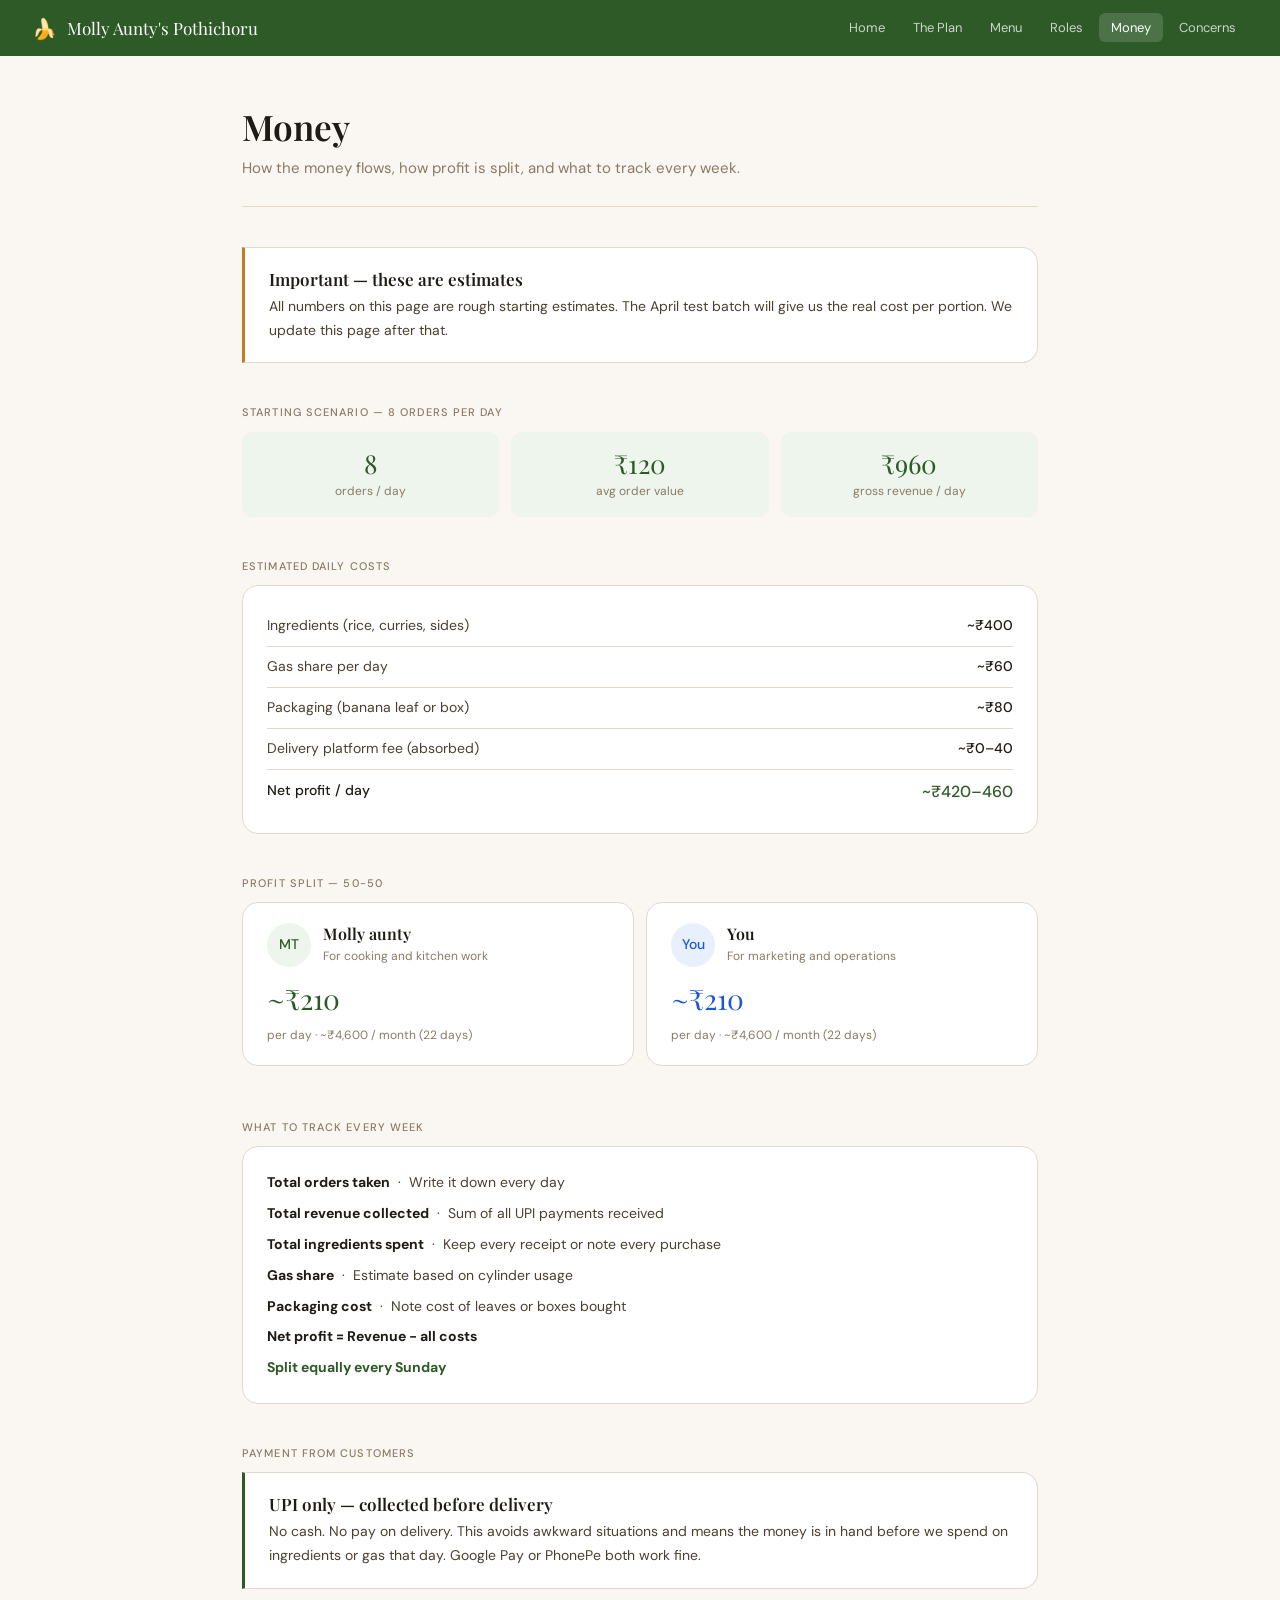
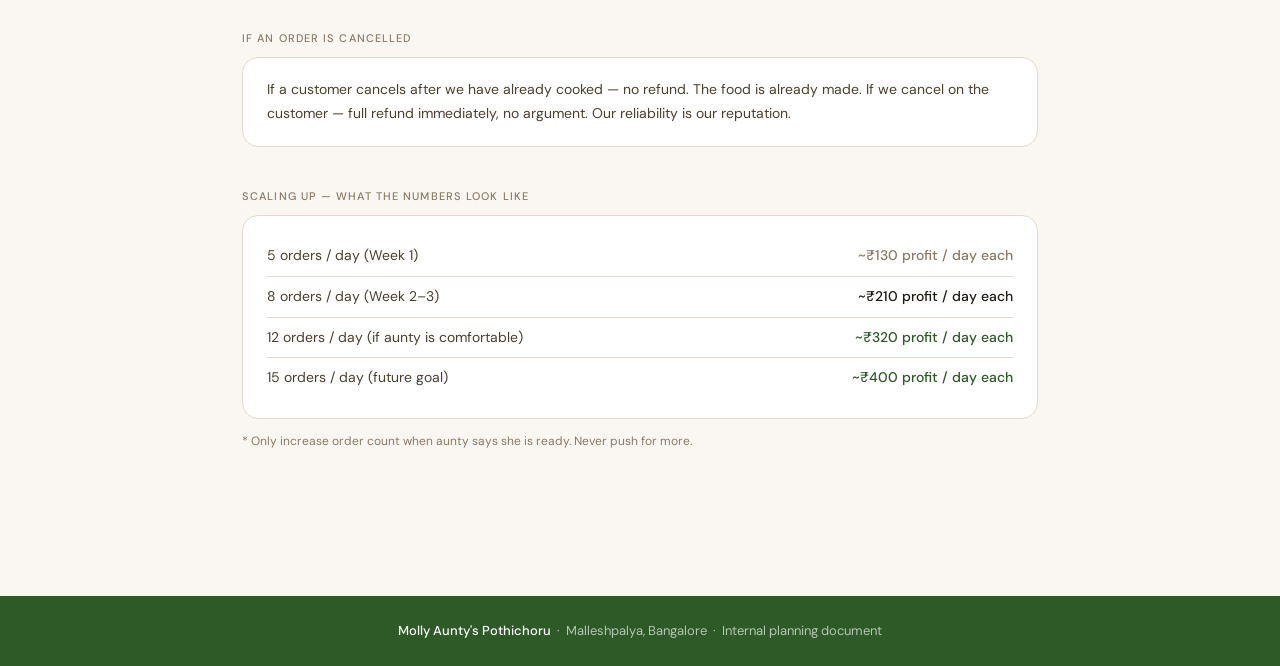
<file: money.html>
<!DOCTYPE html>
<html lang="en">
<head>
  <meta charset="UTF-8" />
  <meta name="viewport" content="width=device-width, initial-scale=1.0" />
  <title>Money · Molly Aunty's Pothichoru</title>
  <link rel="stylesheet" href="style.css" />
</head>
<body data-page="money">

  <nav>
    <div class="nav-brand"><span>🍌</span> Molly Aunty's Pothichoru</div>
    <button class="nav-toggle" id="nav-toggle">☰</button>
    <ul class="nav-links">
      <li><a href="index.html"     data-page="home">Home</a></li>
      <li><a href="plan.html"      data-page="plan">The Plan</a></li>
      <li><a href="menu.html"      data-page="menu">Menu</a></li>
      <li><a href="roles.html"     data-page="roles">Roles</a></li>
      <li><a href="money.html"     data-page="money">Money</a></li>
      <li><a href="concerns.html"  data-page="concerns">Concerns</a></li>
    </ul>
  </nav>

  <div class="page">

    <div class="page-header">
      <h1>Money</h1>
      <p>How the money flows, how profit is split, and what to track every week.</p>
    </div>

    <div class="card card-warn" style="margin-bottom:2rem">
      <h3>Important — these are estimates</h3>
      <p>All numbers on this page are rough starting estimates. The April test batch will give us the real cost per portion. We update this page after that.</p>
    </div>

    <div class="section-label">Starting scenario — 8 orders per day</div>
    <div class="grid-3" style="margin-bottom:1.5rem">
      <div class="stat"><div class="num">8</div><div class="lbl">orders / day</div></div>
      <div class="stat"><div class="num">₹120</div><div class="lbl">avg order value</div></div>
      <div class="stat"><div class="num" style="color:var(--green)">₹960</div><div class="lbl">gross revenue / day</div></div>
    </div>

    <div class="section-label">Estimated daily costs</div>
    <div class="card" style="margin-bottom:1.5rem">
      <div class="money-row">
        <span class="label">Ingredients (rice, curries, sides)</span>
        <span class="amount">~₹400</span>
      </div>
      <div class="money-row">
        <span class="label">Gas share per day</span>
        <span class="amount">~₹60</span>
      </div>
      <div class="money-row">
        <span class="label">Packaging (banana leaf or box)</span>
        <span class="amount">~₹80</span>
      </div>
      <div class="money-row">
        <span class="label">Delivery platform fee (absorbed)</span>
        <span class="amount">~₹0–40</span>
      </div>
      <div class="money-row total">
        <span class="label">Net profit / day</span>
        <span class="amount">~₹420–460</span>
      </div>
    </div>

    <div class="section-label">Profit split — 50-50</div>
    <div class="grid-2" style="margin-bottom:1.5rem">
      <div class="card">
        <div class="role-header" style="margin-bottom:8px">
          <div class="avatar avatar-green">MT</div>
          <div>
            <h3>Molly aunty</h3>
            <div class="sub">For cooking and kitchen work</div>
          </div>
        </div>
        <div style="font-family:'Playfair Display',serif;font-size:28px;color:var(--green)">~₹210</div>
        <div style="font-size:12px;color:var(--ink-3);margin-top:2px">per day · ~₹4,600 / month (22 days)</div>
      </div>
      <div class="card">
        <div class="role-header" style="margin-bottom:8px">
          <div class="avatar avatar-blue">You</div>
          <div>
            <h3>You</h3>
            <div class="sub">For marketing and operations</div>
          </div>
        </div>
        <div style="font-family:'Playfair Display',serif;font-size:28px;color:#1a56db">~₹210</div>
        <div style="font-size:12px;color:var(--ink-3);margin-top:2px">per day · ~₹4,600 / month (22 days)</div>
      </div>
    </div>

    <div class="section-label">What to track every week</div>
    <div class="card" style="margin-bottom:1.5rem">
      <p style="line-height:2.2;font-size:14px">
        <strong style="color:var(--ink)">Total orders taken</strong> &nbsp;·&nbsp; Write it down every day<br>
        <strong style="color:var(--ink)">Total revenue collected</strong> &nbsp;·&nbsp; Sum of all UPI payments received<br>
        <strong style="color:var(--ink)">Total ingredients spent</strong> &nbsp;·&nbsp; Keep every receipt or note every purchase<br>
        <strong style="color:var(--ink)">Gas share</strong> &nbsp;·&nbsp; Estimate based on cylinder usage<br>
        <strong style="color:var(--ink)">Packaging cost</strong> &nbsp;·&nbsp; Note cost of leaves or boxes bought<br>
        <strong style="color:var(--ink)">Net profit = Revenue − all costs</strong><br>
        <strong style="color:var(--green)">Split equally every Sunday</strong>
      </p>
    </div>

    <div class="section-label">Payment from customers</div>
    <div class="card card-accent">
      <h3>UPI only — collected before delivery</h3>
      <p>No cash. No pay on delivery. This avoids awkward situations and means the money is in hand before we spend on ingredients or gas that day. Google Pay or PhonePe both work fine.</p>
    </div>

    <div class="section-label">If an order is cancelled</div>
    <div class="card">
      <p>If a customer cancels after we have already cooked — no refund. The food is already made. If we cancel on the customer — full refund immediately, no argument. Our reliability is our reputation.</p>
    </div>

    <div class="section-label">Scaling up — what the numbers look like</div>
    <div class="card">
      <div class="money-row">
        <span class="label">5 orders / day (Week 1)</span>
        <span class="amount" style="color:var(--ink-3)">~₹130 profit / day each</span>
      </div>
      <div class="money-row">
        <span class="label">8 orders / day (Week 2–3)</span>
        <span class="amount">~₹210 profit / day each</span>
      </div>
      <div class="money-row">
        <span class="label">12 orders / day (if aunty is comfortable)</span>
        <span class="amount" style="color:var(--green)">~₹320 profit / day each</span>
      </div>
      <div class="money-row">
        <span class="label">15 orders / day (future goal)</span>
        <span class="amount" style="color:var(--green)">~₹400 profit / day each</span>
      </div>
    </div>
    <p style="font-size:12px;color:var(--ink-3);margin-top:6px">* Only increase order count when aunty says she is ready. Never push for more.</p>

  </div>

  <footer>
    <strong>Molly Aunty's Pothichoru</strong> &nbsp;·&nbsp; Malleshpalya, Bangalore &nbsp;·&nbsp; Internal planning document
  </footer>

  <script src="nav.js"></script>
</body>
</html>
</file>
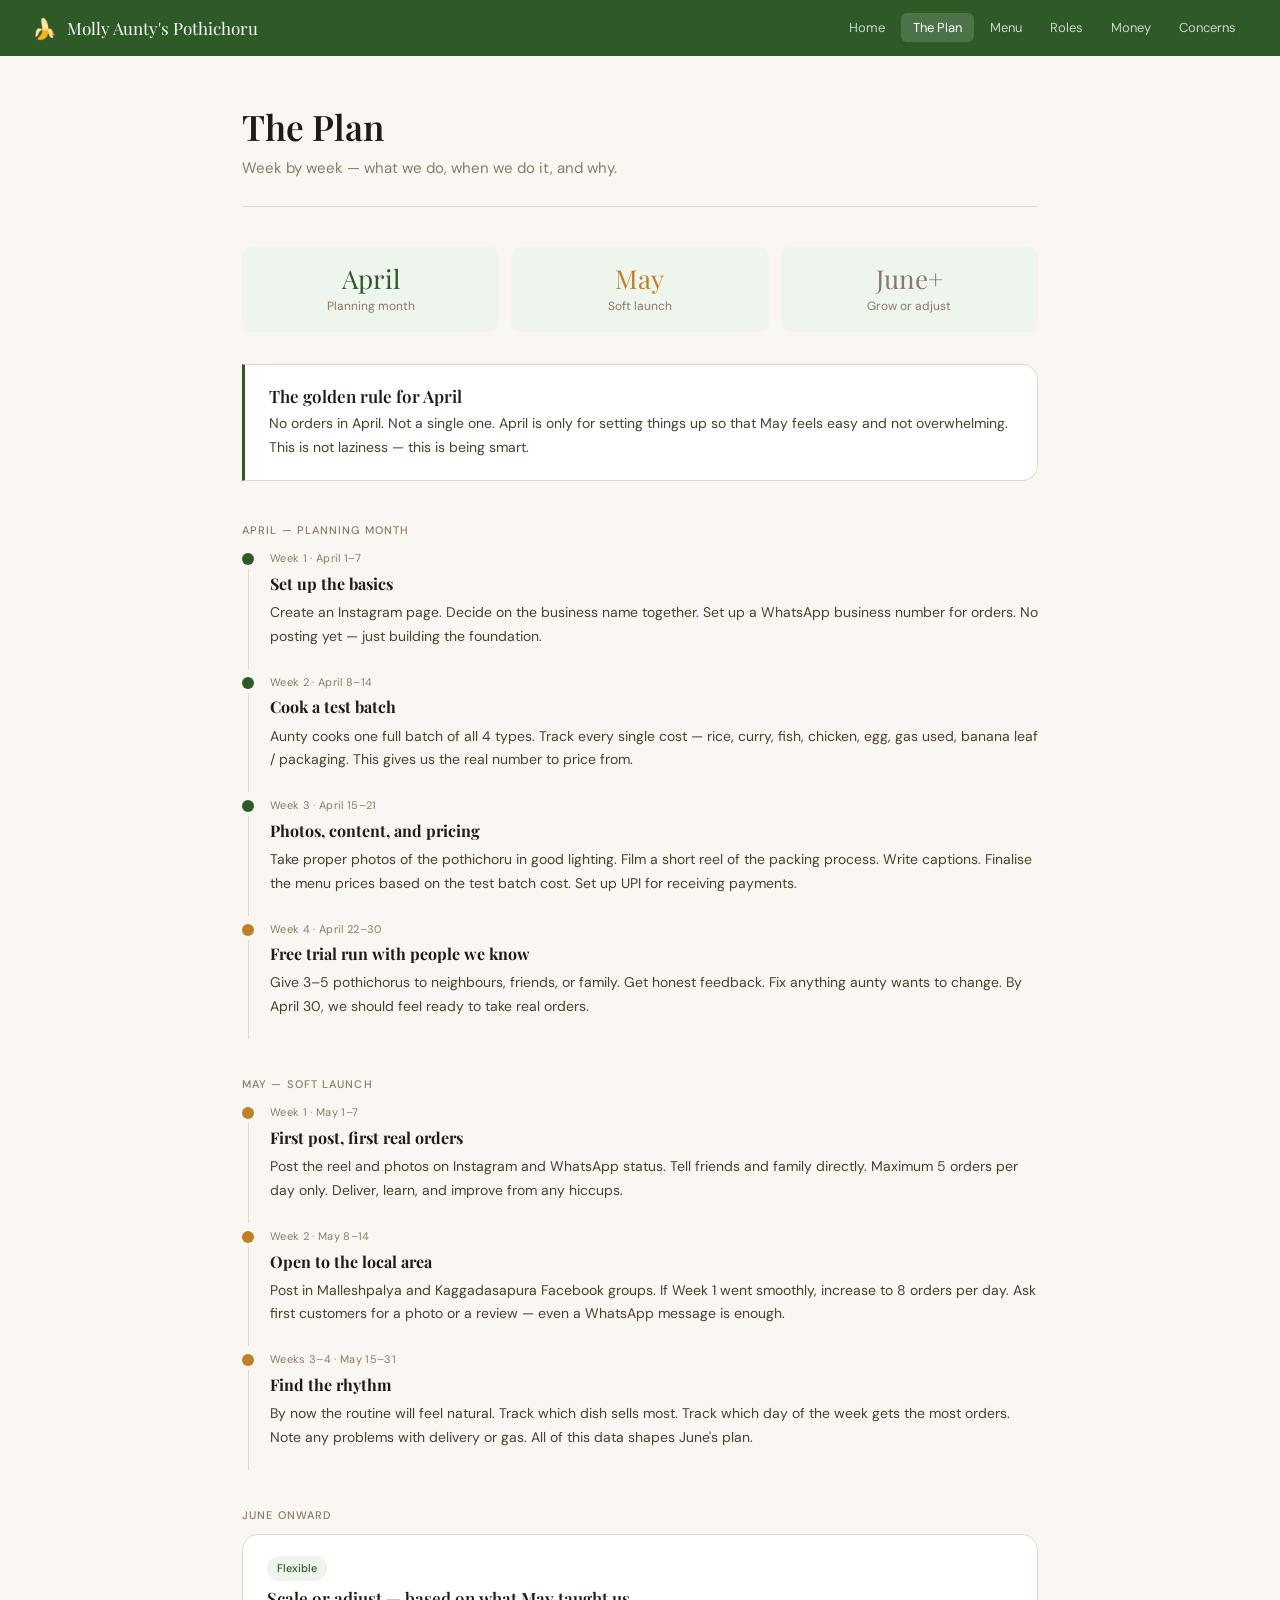
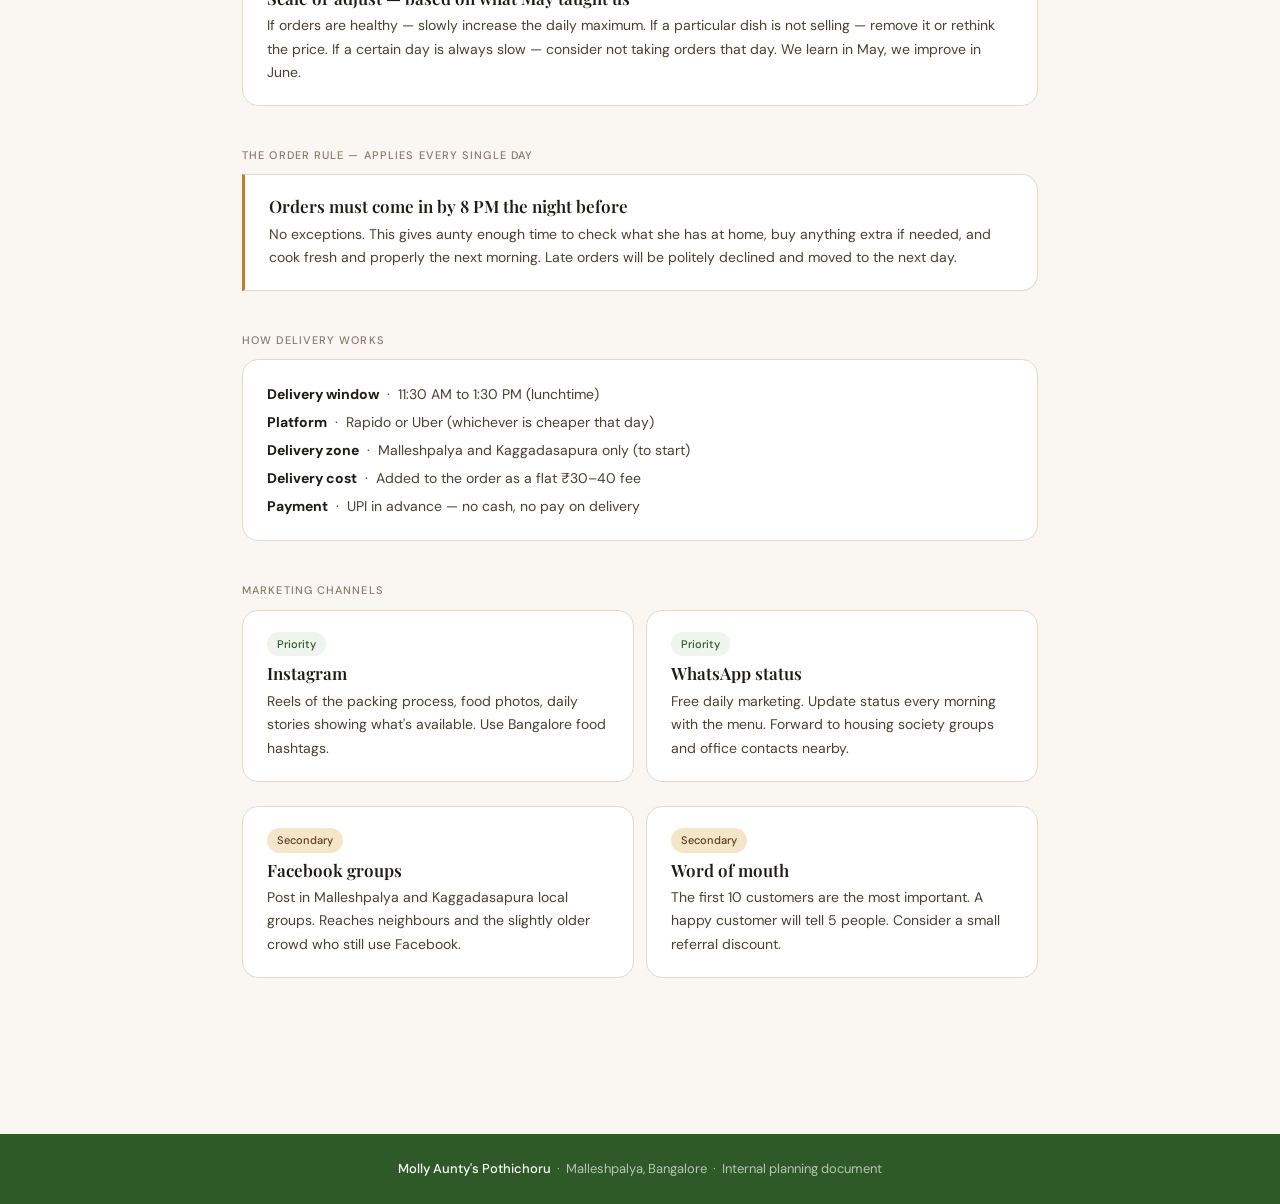
<file: plan.html>
<!DOCTYPE html>
<html lang="en">
<head>
  <meta charset="UTF-8" />
  <meta name="viewport" content="width=device-width, initial-scale=1.0" />
  <title>The Plan · Molly Aunty's Pothichoru</title>
  <link rel="stylesheet" href="style.css" />
</head>
<body data-page="plan">

  <nav>
    <div class="nav-brand"><span>🍌</span> Molly Aunty's Pothichoru</div>
    <button class="nav-toggle" id="nav-toggle">☰</button>
    <ul class="nav-links">
      <li><a href="index.html"     data-page="home">Home</a></li>
      <li><a href="plan.html"      data-page="plan">The Plan</a></li>
      <li><a href="menu.html"      data-page="menu">Menu</a></li>
      <li><a href="roles.html"     data-page="roles">Roles</a></li>
      <li><a href="money.html"     data-page="money">Money</a></li>
      <li><a href="concerns.html"  data-page="concerns">Concerns</a></li>
    </ul>
  </nav>

  <div class="page">

    <div class="page-header">
      <h1>The Plan</h1>
      <p>Week by week — what we do, when we do it, and why.</p>
    </div>

    <div class="grid-3" style="margin-bottom:2rem">
      <div class="stat"><div class="num" style="color:var(--green)">April</div><div class="lbl">Planning month</div></div>
      <div class="stat"><div class="num" style="color:var(--amber)">May</div><div class="lbl">Soft launch</div></div>
      <div class="stat"><div class="num" style="color:var(--ink-3)">June+</div><div class="lbl">Grow or adjust</div></div>
    </div>

    <div class="card card-accent" style="margin-bottom:2rem">
      <h3>The golden rule for April</h3>
      <p>No orders in April. Not a single one. April is only for setting things up so that May feels easy and not overwhelming. This is not laziness — this is being smart.</p>
    </div>

    <!-- APRIL -->
    <div class="section-label">April — Planning month</div>
    <div class="timeline">

      <div class="tl-item">
        <div class="tl-left"><div class="tl-dot"></div><div class="tl-line"></div></div>
        <div class="tl-body">
          <div class="week-label">Week 1 · April 1–7</div>
          <h4>Set up the basics</h4>
          <p>Create an Instagram page. Decide on the business name together. Set up a WhatsApp business number for orders. No posting yet — just building the foundation.</p>
        </div>
      </div>

      <div class="tl-item">
        <div class="tl-left"><div class="tl-dot"></div><div class="tl-line"></div></div>
        <div class="tl-body">
          <div class="week-label">Week 2 · April 8–14</div>
          <h4>Cook a test batch</h4>
          <p>Aunty cooks one full batch of all 4 types. Track every single cost — rice, curry, fish, chicken, egg, gas used, banana leaf / packaging. This gives us the real number to price from.</p>
        </div>
      </div>

      <div class="tl-item">
        <div class="tl-left"><div class="tl-dot"></div><div class="tl-line"></div></div>
        <div class="tl-body">
          <div class="week-label">Week 3 · April 15–21</div>
          <h4>Photos, content, and pricing</h4>
          <p>Take proper photos of the pothichoru in good lighting. Film a short reel of the packing process. Write captions. Finalise the menu prices based on the test batch cost. Set up UPI for receiving payments.</p>
        </div>
      </div>

      <div class="tl-item">
        <div class="tl-left"><div class="tl-dot amber"></div><div class="tl-line"></div></div>
        <div class="tl-body">
          <div class="week-label">Week 4 · April 22–30</div>
          <h4>Free trial run with people we know</h4>
          <p>Give 3–5 pothichorus to neighbours, friends, or family. Get honest feedback. Fix anything aunty wants to change. By April 30, we should feel ready to take real orders.</p>
        </div>
      </div>

    </div>

    <!-- MAY -->
    <div class="section-label" style="margin-top:2rem">May — Soft launch</div>
    <div class="timeline">

      <div class="tl-item">
        <div class="tl-left"><div class="tl-dot amber"></div><div class="tl-line"></div></div>
        <div class="tl-body">
          <div class="week-label">Week 1 · May 1–7</div>
          <h4>First post, first real orders</h4>
          <p>Post the reel and photos on Instagram and WhatsApp status. Tell friends and family directly. Maximum 5 orders per day only. Deliver, learn, and improve from any hiccups.</p>
        </div>
      </div>

      <div class="tl-item">
        <div class="tl-left"><div class="tl-dot amber"></div><div class="tl-line"></div></div>
        <div class="tl-body">
          <div class="week-label">Week 2 · May 8–14</div>
          <h4>Open to the local area</h4>
          <p>Post in Malleshpalya and Kaggadasapura Facebook groups. If Week 1 went smoothly, increase to 8 orders per day. Ask first customers for a photo or a review — even a WhatsApp message is enough.</p>
        </div>
      </div>

      <div class="tl-item">
        <div class="tl-left"><div class="tl-dot amber"></div><div class="tl-line"></div></div>
        <div class="tl-body">
          <div class="week-label">Weeks 3–4 · May 15–31</div>
          <h4>Find the rhythm</h4>
          <p>By now the routine will feel natural. Track which dish sells most. Track which day of the week gets the most orders. Note any problems with delivery or gas. All of this data shapes June's plan.</p>
        </div>
      </div>

    </div>

    <!-- JUNE -->
    <div class="section-label" style="margin-top:2rem">June onward</div>
    <div class="card">
      <span class="badge badge-green">Flexible</span>
      <h3>Scale or adjust — based on what May taught us</h3>
      <p>If orders are healthy — slowly increase the daily maximum. If a particular dish is not selling — remove it or rethink the price. If a certain day is always slow — consider not taking orders that day. We learn in May, we improve in June.</p>
    </div>

    <!-- ORDER RULE -->
    <div class="section-label">The order rule — applies every single day</div>
    <div class="card card-warn">
      <h3>Orders must come in by 8 PM the night before</h3>
      <p>No exceptions. This gives aunty enough time to check what she has at home, buy anything extra if needed, and cook fresh and properly the next morning. Late orders will be politely declined and moved to the next day.</p>
    </div>

    <!-- DELIVERY -->
    <div class="section-label">How delivery works</div>
    <div class="card">
      <p style="line-height:2">
        <strong style="color:var(--ink)">Delivery window</strong> &nbsp;·&nbsp; 11:30 AM to 1:30 PM (lunchtime)<br>
        <strong style="color:var(--ink)">Platform</strong> &nbsp;·&nbsp; Rapido or Uber (whichever is cheaper that day)<br>
        <strong style="color:var(--ink)">Delivery zone</strong> &nbsp;·&nbsp; Malleshpalya and Kaggadasapura only (to start)<br>
        <strong style="color:var(--ink)">Delivery cost</strong> &nbsp;·&nbsp; Added to the order as a flat ₹30–40 fee<br>
        <strong style="color:var(--ink)">Payment</strong> &nbsp;·&nbsp; UPI in advance — no cash, no pay on delivery
      </p>
    </div>

    <!-- MARKETING -->
    <div class="section-label">Marketing channels</div>
    <div class="grid-2">
      <div class="card">
        <span class="badge badge-green">Priority</span>
        <h3>Instagram</h3>
        <p>Reels of the packing process, food photos, daily stories showing what's available. Use Bangalore food hashtags.</p>
      </div>
      <div class="card">
        <span class="badge badge-green">Priority</span>
        <h3>WhatsApp status</h3>
        <p>Free daily marketing. Update status every morning with the menu. Forward to housing society groups and office contacts nearby.</p>
      </div>
      <div class="card">
        <span class="badge badge-amber">Secondary</span>
        <h3>Facebook groups</h3>
        <p>Post in Malleshpalya and Kaggadasapura local groups. Reaches neighbours and the slightly older crowd who still use Facebook.</p>
      </div>
      <div class="card">
        <span class="badge badge-amber">Secondary</span>
        <h3>Word of mouth</h3>
        <p>The first 10 customers are the most important. A happy customer will tell 5 people. Consider a small referral discount.</p>
      </div>
    </div>

  </div>

  <footer>
    <strong>Molly Aunty's Pothichoru</strong> &nbsp;·&nbsp; Malleshpalya, Bangalore &nbsp;·&nbsp; Internal planning document
  </footer>

  <script src="nav.js"></script>
</body>
</html>
</file>
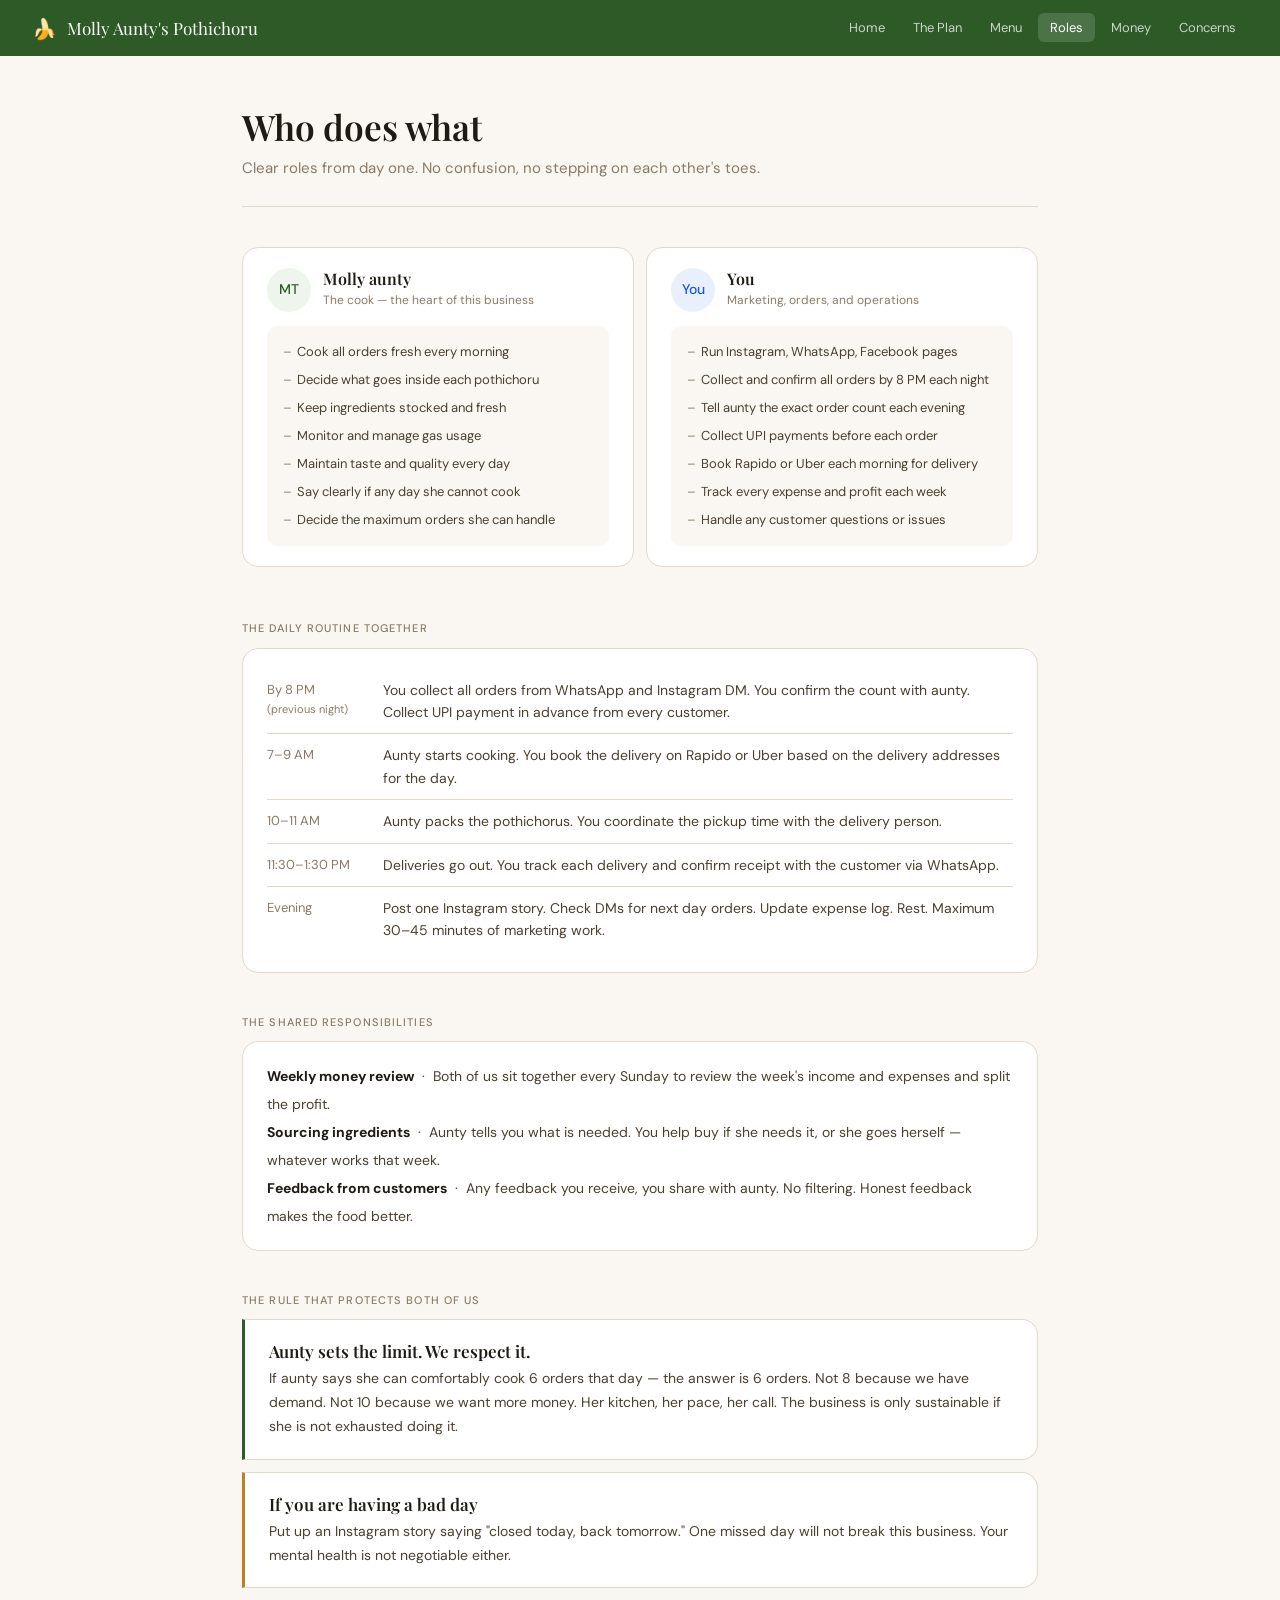
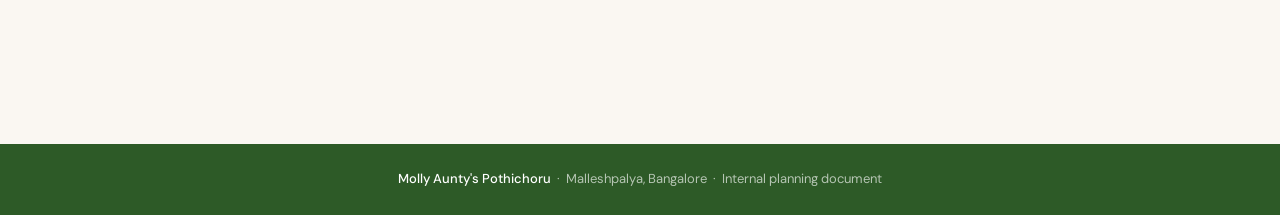
<file: roles.html>
<!DOCTYPE html>
<html lang="en">
<head>
  <meta charset="UTF-8" />
  <meta name="viewport" content="width=device-width, initial-scale=1.0" />
  <title>Roles · Molly Aunty's Pothichoru</title>
  <link rel="stylesheet" href="style.css" />
</head>
<body data-page="roles">

  <nav>
    <div class="nav-brand"><span>🍌</span> Molly Aunty's Pothichoru</div>
    <button class="nav-toggle" id="nav-toggle">☰</button>
    <ul class="nav-links">
      <li><a href="index.html"     data-page="home">Home</a></li>
      <li><a href="plan.html"      data-page="plan">The Plan</a></li>
      <li><a href="menu.html"      data-page="menu">Menu</a></li>
      <li><a href="roles.html"     data-page="roles">Roles</a></li>
      <li><a href="money.html"     data-page="money">Money</a></li>
      <li><a href="concerns.html"  data-page="concerns">Concerns</a></li>
    </ul>
  </nav>

  <div class="page">

    <div class="page-header">
      <h1>Who does what</h1>
      <p>Clear roles from day one. No confusion, no stepping on each other's toes.</p>
    </div>

    <div class="grid-2" style="margin-bottom:2rem">

      <div class="card">
        <div class="role-header">
          <div class="avatar avatar-green">MT</div>
          <div>
            <h3>Molly aunty</h3>
            <div class="sub">The cook — the heart of this business</div>
          </div>
        </div>
        <ul class="role-list">
          <li>Cook all orders fresh every morning</li>
          <li>Decide what goes inside each pothichoru</li>
          <li>Keep ingredients stocked and fresh</li>
          <li>Monitor and manage gas usage</li>
          <li>Maintain taste and quality every day</li>
          <li>Say clearly if any day she cannot cook</li>
          <li>Decide the maximum orders she can handle</li>
        </ul>
      </div>

      <div class="card">
        <div class="role-header">
          <div class="avatar avatar-blue">You</div>
          <div>
            <h3>You</h3>
            <div class="sub">Marketing, orders, and operations</div>
          </div>
        </div>
        <ul class="role-list">
          <li>Run Instagram, WhatsApp, Facebook pages</li>
          <li>Collect and confirm all orders by 8 PM each night</li>
          <li>Tell aunty the exact order count each evening</li>
          <li>Collect UPI payments before each order</li>
          <li>Book Rapido or Uber each morning for delivery</li>
          <li>Track every expense and profit each week</li>
          <li>Handle any customer questions or issues</li>
        </ul>
      </div>

    </div>

    <div class="section-label">The daily routine together</div>
    <div class="card" style="margin-bottom:2rem">
      <div class="schedule-row">
        <div class="schedule-time">By 8 PM<br><span style="font-size:11px;color:var(--ink-3)">(previous night)</span></div>
        <div class="schedule-task">You collect all orders from WhatsApp and Instagram DM. You confirm the count with aunty. Collect UPI payment in advance from every customer.</div>
      </div>
      <div class="schedule-row">
        <div class="schedule-time">7–9 AM</div>
        <div class="schedule-task">Aunty starts cooking. You book the delivery on Rapido or Uber based on the delivery addresses for the day.</div>
      </div>
      <div class="schedule-row">
        <div class="schedule-time">10–11 AM</div>
        <div class="schedule-task">Aunty packs the pothichorus. You coordinate the pickup time with the delivery person.</div>
      </div>
      <div class="schedule-row">
        <div class="schedule-time">11:30–1:30 PM</div>
        <div class="schedule-task">Deliveries go out. You track each delivery and confirm receipt with the customer via WhatsApp.</div>
      </div>
      <div class="schedule-row">
        <div class="schedule-time">Evening</div>
        <div class="schedule-task">Post one Instagram story. Check DMs for next day orders. Update expense log. Rest. Maximum 30–45 minutes of marketing work.</div>
      </div>
    </div>

    <div class="section-label">The shared responsibilities</div>
    <div class="card">
      <p style="line-height:2">
        <strong style="color:var(--ink)">Weekly money review</strong> &nbsp;·&nbsp; Both of us sit together every Sunday to review the week's income and expenses and split the profit.<br>
        <strong style="color:var(--ink)">Sourcing ingredients</strong> &nbsp;·&nbsp; Aunty tells you what is needed. You help buy if she needs it, or she goes herself — whatever works that week.<br>
        <strong style="color:var(--ink)">Feedback from customers</strong> &nbsp;·&nbsp; Any feedback you receive, you share with aunty. No filtering. Honest feedback makes the food better.
      </p>
    </div>

    <div class="section-label">The rule that protects both of us</div>
    <div class="card card-accent">
      <h3>Aunty sets the limit. We respect it.</h3>
      <p>If aunty says she can comfortably cook 6 orders that day — the answer is 6 orders. Not 8 because we have demand. Not 10 because we want more money. Her kitchen, her pace, her call. The business is only sustainable if she is not exhausted doing it.</p>
    </div>

    <div class="card card-warn" style="margin-top:0">
      <h3>If you are having a bad day</h3>
      <p>Put up an Instagram story saying "closed today, back tomorrow." One missed day will not break this business. Your mental health is not negotiable either.</p>
    </div>

  </div>

  <footer>
    <strong>Molly Aunty's Pothichoru</strong> &nbsp;·&nbsp; Malleshpalya, Bangalore &nbsp;·&nbsp; Internal planning document
  </footer>

  <script src="nav.js"></script>
</body>
</html>
</file>
<file: style.css>
@import url('https://fonts.googleapis.com/css2?family=Playfair+Display:ital,wght@0,400;0,600;1,400&family=DM+Sans:wght@300;400;500&display=swap');

:root {
  --green:       #2d5a27;
  --green-light: #4a7c42;
  --green-pale:  #eef5ec;
  --amber:       #c17f24;
  --amber-light: #f5e6c8;
  --amber-pale:  #fdf8f0;
  --brown:       #5c3d1e;
  --cream:       #faf7f2;
  --white:       #ffffff;
  --ink:         #1e1a14;
  --ink-2:       #4a4030;
  --ink-3:       #8a7a65;
  --border:      #e2d9cc;
  --border-dark: #c8bfb0;
  --red:         #c0392b;
  --radius:      10px;
  --radius-lg:   16px;
}

*, *::before, *::after { box-sizing: border-box; margin: 0; padding: 0; }

html { scroll-behavior: smooth; }

body {
  font-family: 'DM Sans', sans-serif;
  background: var(--cream);
  color: var(--ink);
  font-size: 15px;
  line-height: 1.7;
  min-height: 100vh;
}

a { color: inherit; text-decoration: none; }

h1, h2, h3 { font-family: 'Playfair Display', serif; font-weight: 600; line-height: 1.3; }

/* ── NAV ── */
nav {
  background: var(--green);
  padding: 0 2rem;
  display: flex;
  align-items: center;
  justify-content: space-between;
  height: 56px;
  position: sticky;
  top: 0;
  z-index: 100;
}

.nav-brand {
  font-family: 'Playfair Display', serif;
  font-size: 17px;
  color: #fff;
  display: flex;
  align-items: center;
  gap: 10px;
}

.nav-brand span {
  font-size: 20px;
}

.nav-links {
  display: flex;
  gap: 4px;
  list-style: none;
}

.nav-links a {
  color: rgba(255,255,255,0.75);
  font-size: 13px;
  font-weight: 400;
  padding: 6px 12px;
  border-radius: 6px;
  transition: all .15s;
}

.nav-links a:hover,
.nav-links a.active {
  color: #fff;
  background: rgba(255,255,255,0.15);
}

.nav-toggle {
  display: none;
  background: none;
  border: none;
  cursor: pointer;
  color: #fff;
  font-size: 22px;
  padding: 4px;
}

/* ── PAGE SHELL ── */
.page { max-width: 860px; margin: 0 auto; padding: 3rem 2rem 5rem; }

/* ── HERO ── */
.hero {
  background: var(--green);
  color: #fff;
  padding: 4rem 2rem;
  text-align: center;
}

.hero-leaf {
  font-size: 48px;
  display: block;
  margin-bottom: 1rem;
  animation: sway 4s ease-in-out infinite;
}

@keyframes sway {
  0%, 100% { transform: rotate(-4deg); }
  50% { transform: rotate(4deg); }
}

.hero h1 {
  font-family: 'Playfair Display', serif;
  font-size: clamp(2rem, 5vw, 3rem);
  color: #fff;
  margin-bottom: .5rem;
}

.hero-tagline {
  font-size: 16px;
  color: rgba(255,255,255,0.78);
  margin-bottom: .5rem;
}

.hero-location {
  font-size: 13px;
  color: rgba(255,255,255,0.55);
  letter-spacing: .04em;
}

/* ── SECTION TITLE ── */
.section-label {
  font-size: 11px;
  font-weight: 500;
  letter-spacing: .1em;
  text-transform: uppercase;
  color: var(--ink-3);
  margin-bottom: .6rem;
  margin-top: 2.5rem;
}

/* ── CARDS ── */
.card {
  background: var(--white);
  border: 1px solid var(--border);
  border-radius: var(--radius-lg);
  padding: 1.25rem 1.5rem;
  margin-bottom: 12px;
}

.card h3 {
  font-family: 'Playfair Display', serif;
  font-size: 17px;
  margin-bottom: 5px;
}

.card p {
  font-size: 14px;
  color: var(--ink-2);
  line-height: 1.7;
}

.card-accent {
  border-left: 3px solid var(--green);
  border-radius: 0 var(--radius-lg) var(--radius-lg) 0;
}

.card-warn {
  border-left: 3px solid var(--amber);
  border-radius: 0 var(--radius-lg) var(--radius-lg) 0;
}

/* ── GRID ── */
.grid-2 { display: grid; grid-template-columns: repeat(2, minmax(0,1fr)); gap: 12px; }
.grid-3 { display: grid; grid-template-columns: repeat(3, minmax(0,1fr)); gap: 12px; }
.grid-4 { display: grid; grid-template-columns: repeat(4, minmax(0,1fr)); gap: 12px; }

/* ── STAT ── */
.stat {
  background: var(--green-pale);
  border-radius: var(--radius);
  padding: 1rem;
  text-align: center;
}

.stat .num {
  font-family: 'Playfair Display', serif;
  font-size: 26px;
  color: var(--green);
  line-height: 1.2;
}

.stat .lbl {
  font-size: 12px;
  color: var(--ink-3);
  margin-top: 2px;
}

/* ── BADGE ── */
.badge {
  display: inline-block;
  font-size: 11px;
  font-weight: 500;
  padding: 3px 10px;
  border-radius: 20px;
  margin-bottom: 6px;
}

.badge-green  { background: var(--green-pale); color: var(--green); }
.badge-amber  { background: var(--amber-light); color: var(--brown); }
.badge-red    { background: #fdecea; color: var(--red); }
.badge-blue   { background: #e8f0fe; color: #1a56db; }
.badge-gray   { background: #f0ede8; color: var(--ink-3); }

/* ── TIMELINE ── */
.timeline { padding: 0; }

.tl-item {
  display: flex;
  gap: 16px;
  margin-bottom: 0;
}

.tl-left {
  display: flex;
  flex-direction: column;
  align-items: center;
  flex-shrink: 0;
}

.tl-dot {
  width: 12px;
  height: 12px;
  border-radius: 50%;
  background: var(--green);
  flex-shrink: 0;
  margin-top: 4px;
}

.tl-dot.amber { background: var(--amber); }
.tl-dot.gray  { background: var(--ink-3); }

.tl-line {
  width: 1px;
  flex: 1;
  background: var(--border);
  min-height: 24px;
  margin: 4px 0;
}

.tl-body {
  padding-bottom: 1.5rem;
  flex: 1;
}

.tl-body .week-label {
  font-size: 11px;
  color: var(--ink-3);
  margin-bottom: 2px;
  letter-spacing: .03em;
}

.tl-body h4 {
  font-family: 'Playfair Display', serif;
  font-size: 16px;
  color: var(--ink);
  margin-bottom: 4px;
}

.tl-body p {
  font-size: 14px;
  color: var(--ink-2);
  line-height: 1.7;
}

/* ── MENU ITEMS ── */
.menu-item {
  background: var(--white);
  border: 1px solid var(--border);
  border-radius: var(--radius-lg);
  padding: 1.25rem 1.5rem;
  display: flex;
  align-items: center;
  justify-content: space-between;
  gap: 1rem;
}

.menu-item .name {
  font-family: 'Playfair Display', serif;
  font-size: 17px;
  color: var(--ink);
}

.menu-item .desc {
  font-size: 13px;
  color: var(--ink-3);
  margin-top: 2px;
}

.menu-item .price {
  font-size: 18px;
  font-weight: 500;
  color: var(--green);
  white-space: nowrap;
  font-family: 'Playfair Display', serif;
}

/* ── ROLE CARD ── */
.role-header {
  display: flex;
  align-items: center;
  gap: 12px;
  margin-bottom: 14px;
}

.avatar {
  width: 44px;
  height: 44px;
  border-radius: 50%;
  display: flex;
  align-items: center;
  justify-content: center;
  font-weight: 500;
  font-size: 14px;
  flex-shrink: 0;
}

.avatar-green { background: var(--green-pale); color: var(--green); }
.avatar-blue  { background: #e8f0fe; color: #1a56db; }

.role-header h3 {
  font-size: 16px;
  margin-bottom: 1px;
}

.role-header .sub {
  font-size: 12px;
  color: var(--ink-3);
}

.role-list {
  list-style: none;
  background: var(--cream);
  border-radius: var(--radius);
  padding: .75rem 1rem;
}

.role-list li {
  font-size: 13px;
  color: var(--ink-2);
  line-height: 1.7;
  padding: 3px 0 3px 14px;
  position: relative;
}

.role-list li::before {
  content: "–";
  position: absolute;
  left: 0;
  color: var(--ink-3);
}

/* ── CONCERN ── */
.concern-item {
  display: flex;
  gap: 12px;
  align-items: flex-start;
  padding: 12px 0;
  border-bottom: 1px solid var(--border);
  font-size: 14px;
  color: var(--ink-2);
  line-height: 1.7;
}

.concern-item:last-child { border-bottom: none; }

.concern-dot {
  width: 8px;
  height: 8px;
  border-radius: 50%;
  flex-shrink: 0;
  margin-top: 6px;
}

.concern-item strong {
  font-weight: 500;
  color: var(--ink);
}

/* ── DAILY SCHEDULE ── */
.schedule-row {
  display: grid;
  grid-template-columns: 100px 1fr;
  gap: 8px 16px;
  align-items: start;
  padding: 10px 0;
  border-bottom: 1px solid var(--border);
  font-size: 14px;
}

.schedule-row:last-child { border-bottom: none; }

.schedule-time {
  color: var(--ink-3);
  font-size: 13px;
  line-height: 1.5;
  padding-top: 1px;
}

.schedule-task { color: var(--ink-2); line-height: 1.6; }

/* ── MONEY ── */
.money-row {
  display: flex;
  justify-content: space-between;
  align-items: center;
  padding: 8px 0;
  border-bottom: 1px solid var(--border);
  font-size: 14px;
}

.money-row:last-child { border-bottom: none; }

.money-row .label { color: var(--ink-2); }
.money-row .amount { font-weight: 500; color: var(--ink); }
.money-row.total .label { font-weight: 500; color: var(--ink); }
.money-row.total .amount { color: var(--green); font-size: 16px; }

/* ── PAGE HEADER (inner pages) ── */
.page-header {
  margin-bottom: 2.5rem;
  padding-bottom: 1.5rem;
  border-bottom: 1px solid var(--border);
}

.page-header h1 {
  font-size: clamp(1.6rem, 4vw, 2.2rem);
  color: var(--ink);
  margin-bottom: .4rem;
}

.page-header p {
  font-size: 15px;
  color: var(--ink-3);
}

/* ── NAV ACTIVE ── */
.nav-links a[data-page].active { color: #fff; background: rgba(255,255,255,0.15); }

/* ── FOOTER ── */
footer {
  background: var(--green);
  color: rgba(255,255,255,0.65);
  text-align: center;
  padding: 1.5rem;
  font-size: 13px;
  margin-top: 4rem;
}

footer strong { color: #fff; font-weight: 500; }

/* ── RESPONSIVE ── */
@media (max-width: 640px) {
  .nav-links { display: none; flex-direction: column; position: absolute; top: 56px; left: 0; right: 0; background: var(--green); padding: 1rem; gap: 2px; }
  .nav-links.open { display: flex; }
  .nav-toggle { display: block; }
  .grid-2, .grid-3, .grid-4 { grid-template-columns: 1fr; }
  .page { padding: 2rem 1.25rem 4rem; }
  .menu-item { flex-direction: column; align-items: flex-start; gap: 6px; }
}
</file>
